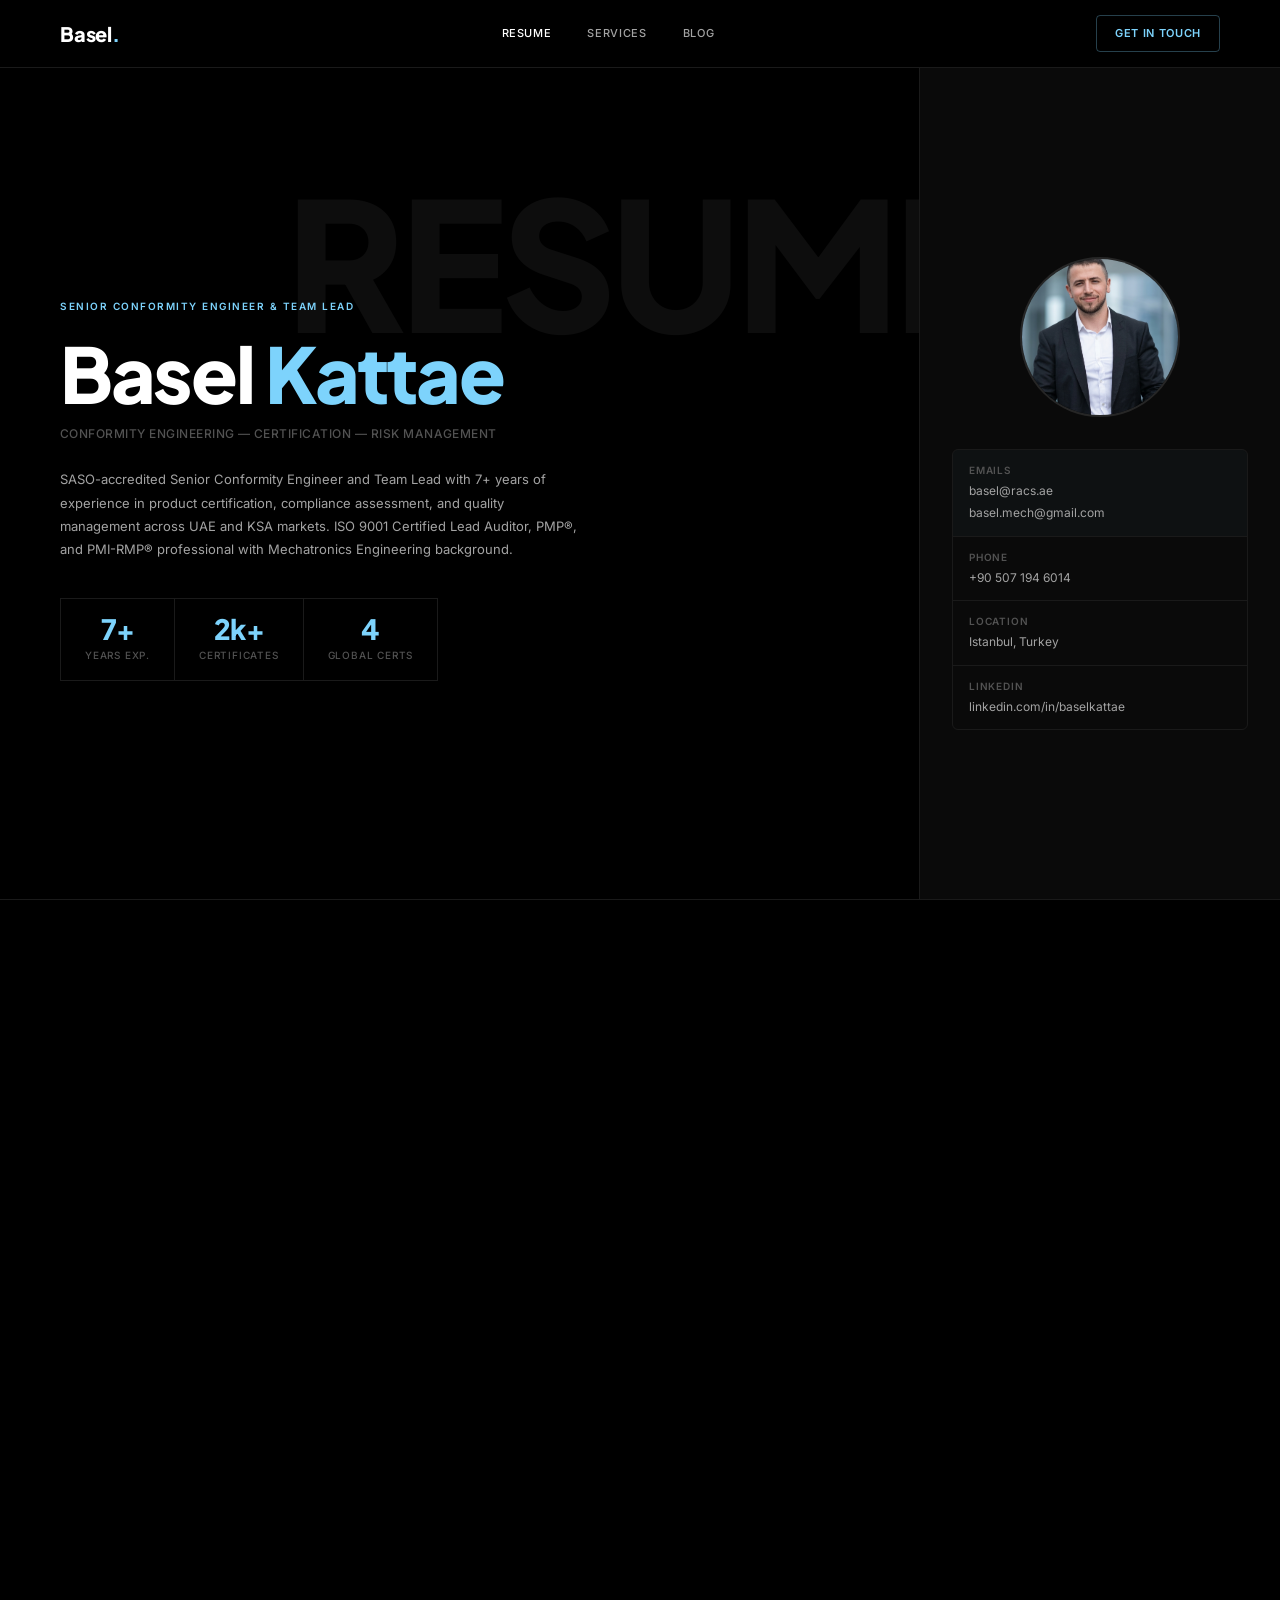
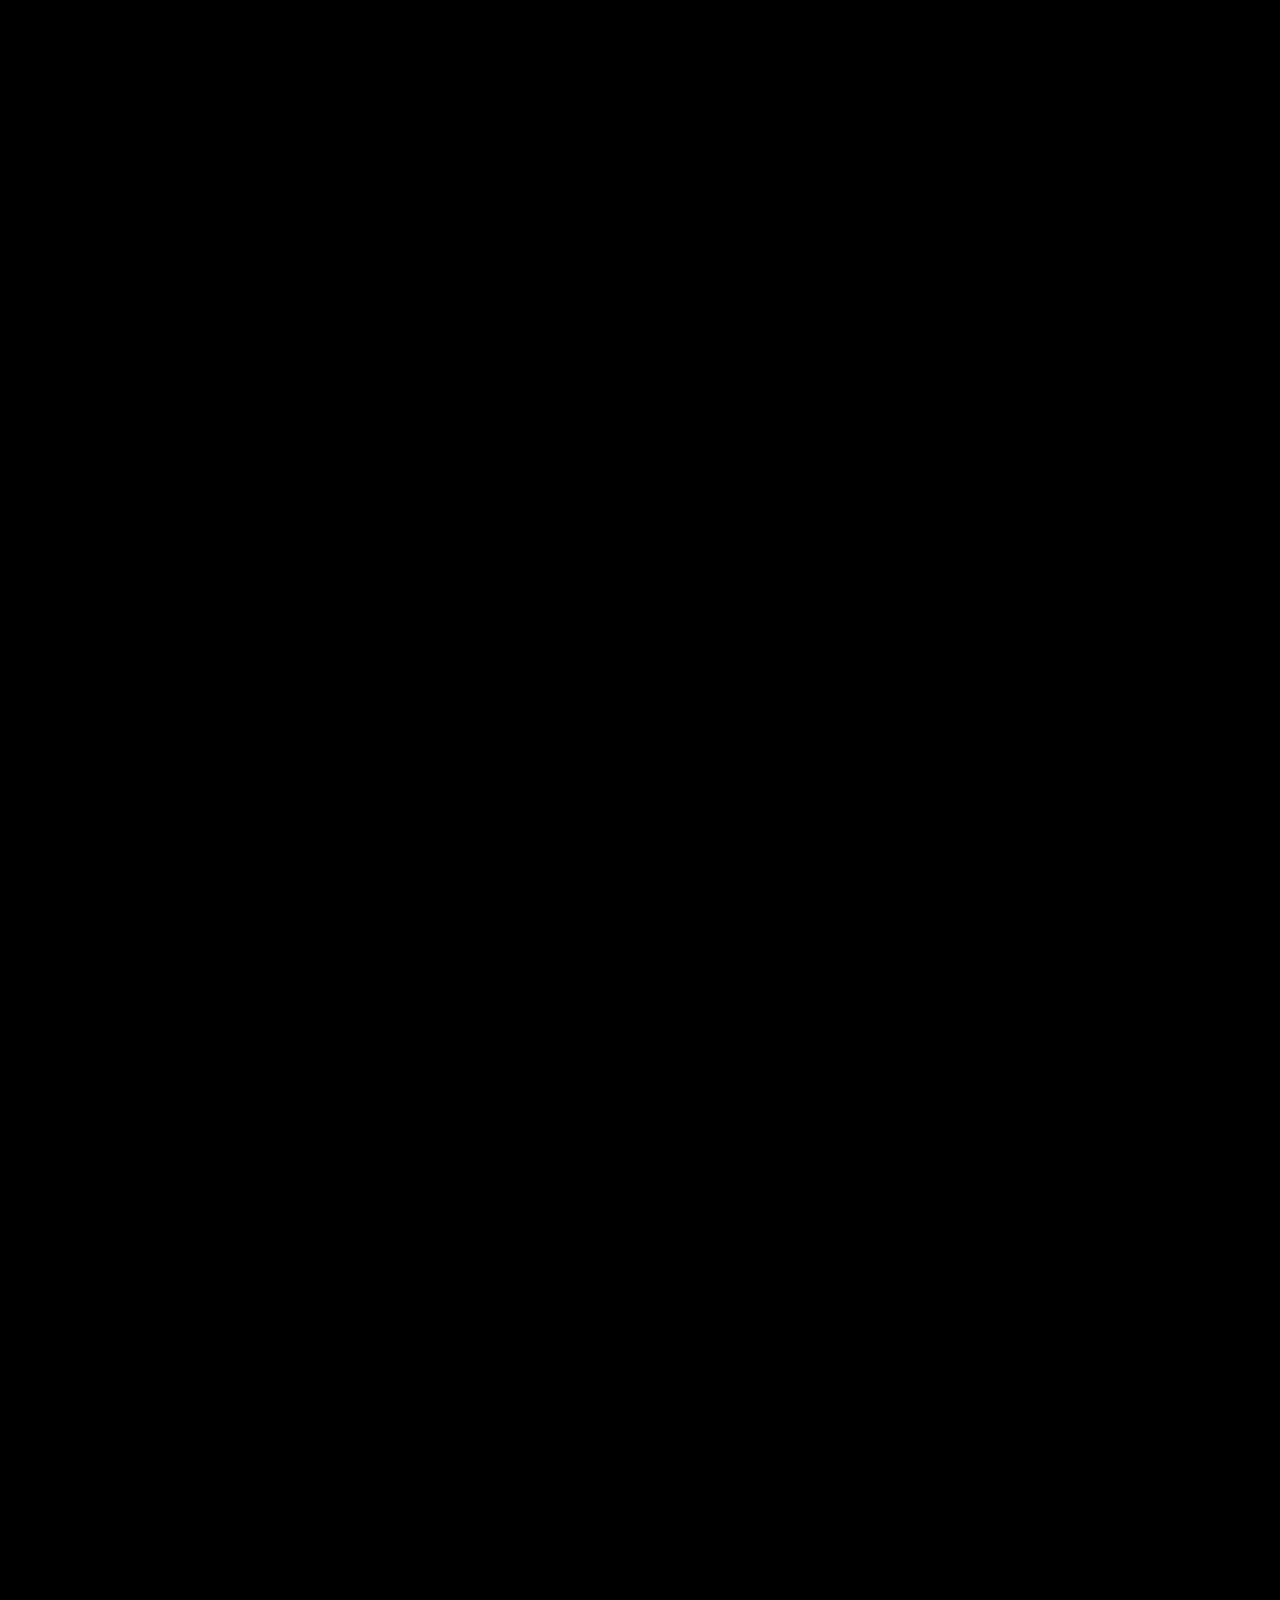
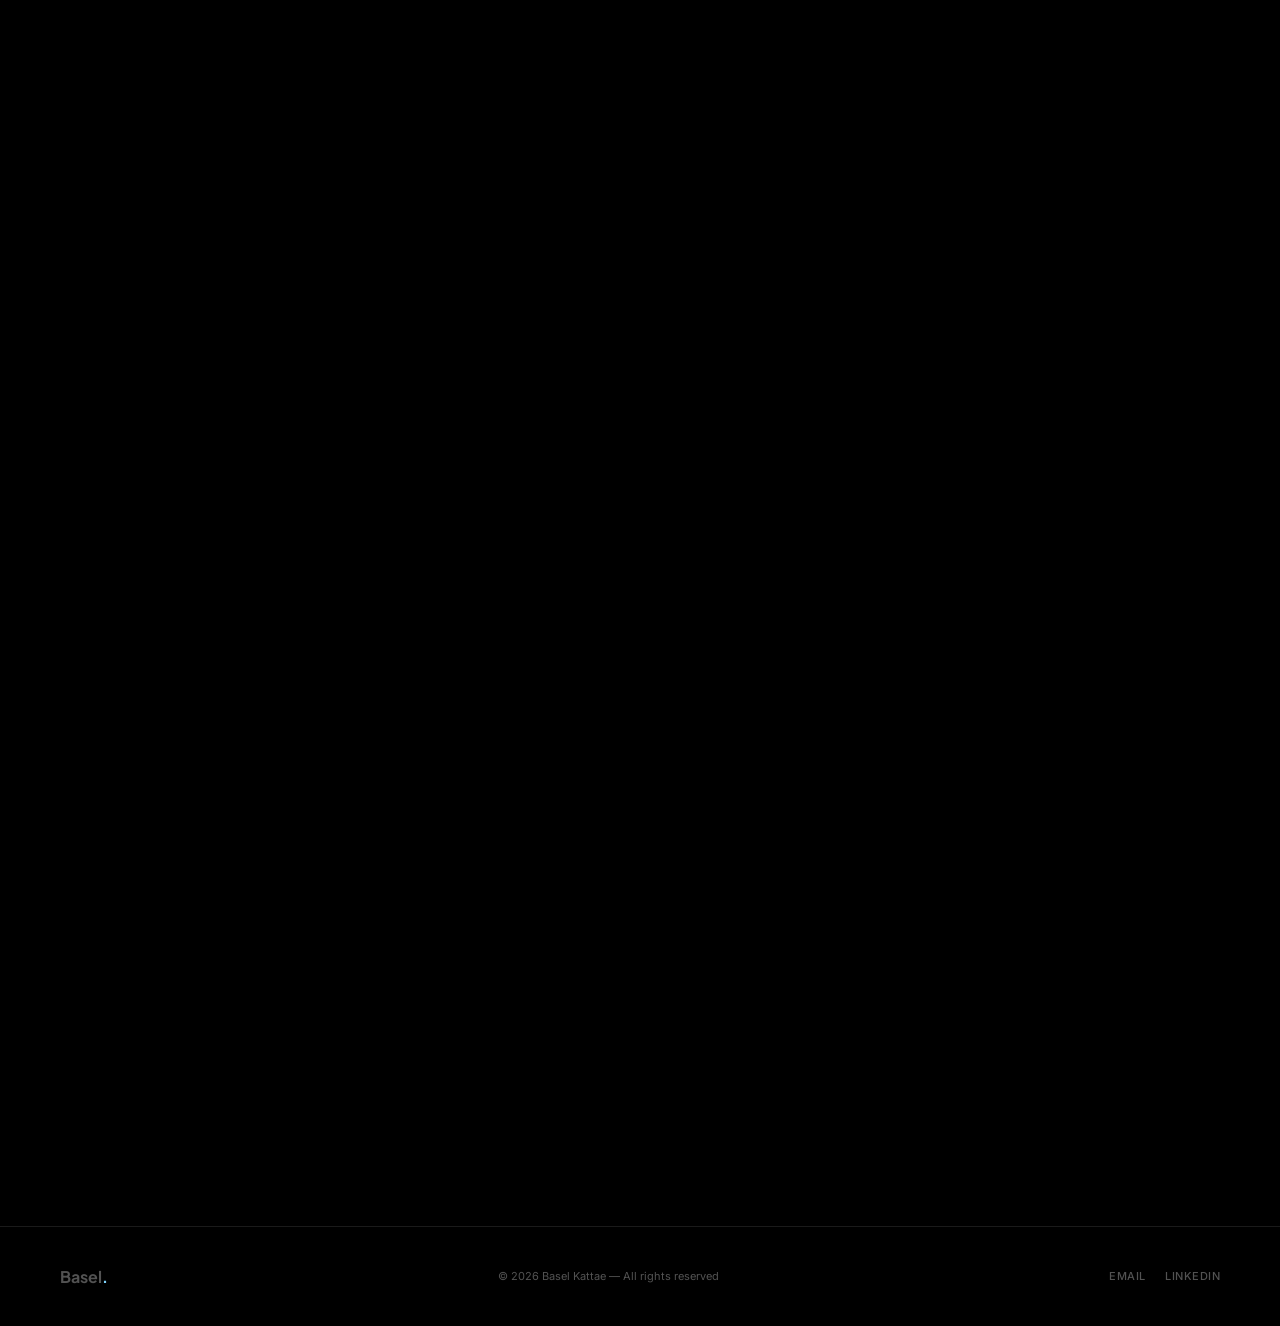
<file: index.html>
<!DOCTYPE html>
<html>
  <head>
    <meta http-equiv="refresh" content="0; url=Resume.html" />

    <!-- Cloudflare Web Analytics -->
  <script defer src='https://static.cloudflareinsights.com/beacon.min.js'
  data-cf-beacon='{"token": "c8a193c544f24c5ebd92c3504b246642"}'></script>
  <!-- End Cloudflare Web Analytics -->
    
  </head>
</html>
</file>
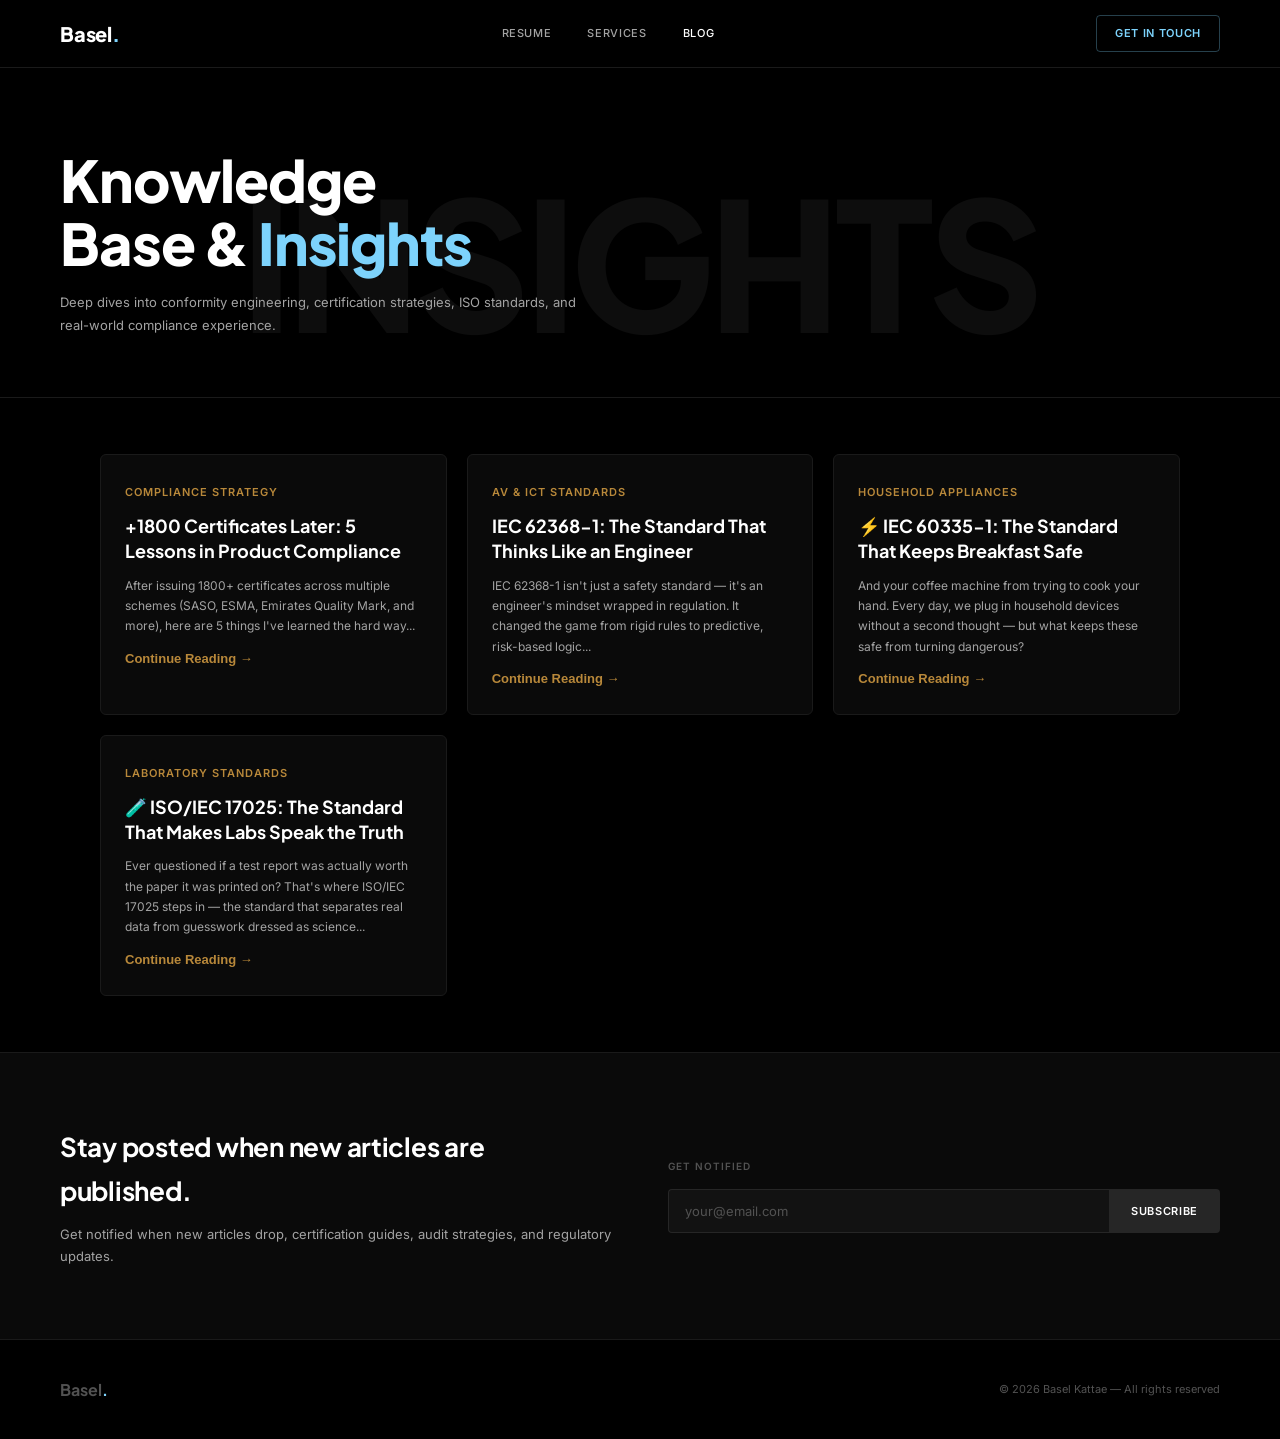
<file: blog.html>
<!DOCTYPE html>
<html lang="en">
<head>
<meta charset="UTF-8">
<meta name="viewport" content="width=device-width, initial-scale=1.0">
<title>Blog — Basel Kattae</title>
<link rel="preconnect" href="https://fonts.googleapis.com">
<link rel="preconnect" href="https://fonts.gstatic.com" crossorigin>
<link href="https://fonts.googleapis.com/css2?family=Inter:wght@300;400;500;600&family=Plus+Jakarta+Sans:wght@500;600;700;800&display=swap" rel="stylesheet">
<link rel="stylesheet" href="style.css">

  <!-- Cloudflare Web Analytics -->
  <script defer src='https://static.cloudflareinsights.com/beacon.min.js'
  data-cf-beacon='{"token": "c8a193c544f24c5ebd92c3504b246642"}'></script>
  <!-- End Cloudflare Web Analytics -->
  
</head>
<body>

<!-- ── NAV ── -->
<nav>
  <a class="nav-logo" href="Resume.html">Basel<span>.</span></a>
  <div class="nav-links">
    <a class="nav-btn" href="Resume.html">Resume</a>
    <a class="nav-btn" href="services.html">Services</a>
    <a class="nav-btn active" href="blog.html">Blog</a>
  </div>
  <a class="nav-cta" href="mailto:basel.mech@gmail.com">Get in Touch</a>
</nav>

<!-- ── HERO ── -->
<div class="watermark-container">
  <div class="page-watermark">Insights</div>

  <div class="blog-hero scroll-reveal">
    <h1>Knowledge<br>Base &amp; <em>Insights</em></h1>
    <p>Deep dives into conformity engineering, certification strategies, ISO standards, and real-world compliance experience.</p>
  </div>
</div>

<!-- ── BLOG GRID ── -->
<div class="blog-grid">

  <!-- Post 1 -->
  <div class="project-card blog-card-clickable scroll-reveal" onclick="openModal('post1')">
    <span style="font-size: 11px; color: var(--gold); letter-spacing: 1px; text-transform: uppercase; font-weight: 600;">Compliance Strategy</span>
    <div class="project-name" style="margin: 10px 0 12px; font-size: 18px; line-height: 1.4;">+1800 Certificates Later: 5 Lessons in Product Compliance</div>
    <p class="project-desc">After issuing 1800+ certificates across multiple schemes (SASO, ESMA, Emirates Quality Mark, and more), here are 5 things I've learned the hard way...</p>
    <button class="read-more-btn">Continue Reading →</button>
  </div>

  <!-- Post 2 -->
  <div class="project-card blog-card-clickable scroll-reveal delay-1" onclick="openModal('post2')">
    <span style="font-size: 11px; color: var(--gold); letter-spacing: 1px; text-transform: uppercase; font-weight: 600;">AV &amp; ICT Standards</span>
    <div class="project-name" style="margin: 10px 0 12px; font-size: 18px; line-height: 1.4;">IEC 62368-1: The Standard That Thinks Like an Engineer</div>
    <p class="project-desc">IEC 62368-1 isn't just a safety standard — it's an engineer's mindset wrapped in regulation. It changed the game from rigid rules to predictive, risk-based logic...</p>
    <button class="read-more-btn">Continue Reading →</button>
  </div>

  <!-- Post 3 -->
  <div class="project-card blog-card-clickable scroll-reveal delay-2" onclick="openModal('post3')">
    <span style="font-size: 11px; color: var(--gold); letter-spacing: 1px; text-transform: uppercase; font-weight: 600;">Household Appliances</span>
    <div class="project-name" style="margin: 10px 0 12px; font-size: 18px; line-height: 1.4;">⚡ IEC 60335-1: The Standard That Keeps Breakfast Safe</div>
    <p class="project-desc">And your coffee machine from trying to cook your hand. Every day, we plug in household devices without a second thought — but what keeps these safe from turning dangerous?</p>
    <button class="read-more-btn">Continue Reading →</button>
  </div>

  <!-- Post 4 -->
  <div class="project-card blog-card-clickable scroll-reveal" onclick="openModal('post4')">
    <span style="font-size: 11px; color: var(--gold); letter-spacing: 1px; text-transform: uppercase; font-weight: 600;">Laboratory Standards</span>
    <div class="project-name" style="margin: 10px 0 12px; font-size: 18px; line-height: 1.4;">🧪 ISO/IEC 17025: The Standard That Makes Labs Speak the Truth</div>
    <p class="project-desc">Ever questioned if a test report was actually worth the paper it was printed on? That's where ISO/IEC 17025 steps in — the standard that separates real data from guesswork dressed as science...</p>
    <button class="read-more-btn">Continue Reading →</button>
  </div>

</div>

<!-- ── NEWSLETTER ── -->
<div class="blog-newsletter scroll-reveal">
  <div>
    <div class="newsletter-title">Stay posted when new articles are published.</div>
    <p class="newsletter-sub">Get notified when new articles drop, certification guides, audit strategies, and regulatory updates.</p>
  </div>
  <div>
    <div class="newsletter-heading-mini">Get Notified</div>
    <div class="newsletter-form" id="newsletterForm">
      <input class="newsletter-input" type="email" name="email" placeholder="your@email.com" id="newsletterEmail" required>
      <button class="newsletter-submit" type="button" onclick="handleSubscribe()">Subscribe</button>
    </div>
    <div id="subscribe-msg" class="newsletter-success-msg"></div>
  </div>
</div>

<!-- ── BLOG POST MODAL ── -->
<div class="modal-overlay" id="blogModal" onclick="closeModal(event)">
  <div class="modal-box" onclick="event.stopPropagation()">
    <button class="modal-close-btn" onclick="closeModal(null, true)">&times;</button>
    <div id="modalTag" class="blog-modal-tag"></div>
    <h2 id="modalTitle" class="blog-modal-title"></h2>
    <div id="modalBody" class="blog-modal-body"></div>
  </div>
</div>

<!-- ── FOOTER ── -->
<footer>
  <div class="footer-name">Basel<span>.</span></div>
  <div class="footer-copy">© 2026 Basel Kattae — All rights reserved</div>
</footer>

<script>
  // ── Post content data ──
  const posts = {
    post1: {
      tag: 'Compliance Strategy',
      title: '+1800 Certificates Later: 5 Lessons in Product Compliance',
      body: `
        <p>After issuing 1800+ certificates across multiple schemes (SASO, ESMA, Emirates Quality Mark, and more), here are 5 things I've learned the hard way:</p>
        <ul>
          <li><strong>Documentation is your first product</strong> — If it's not clear, complete, and compliant, your product won't cross borders.</li>
          <li><strong>Testing ≠ certification</strong> — Many think a passed lab report means approval. Wrong. Standards ≠ stickers.</li>
          <li><strong>International standards are not optional</strong> — They're your ticket to global markets. Ignore them, and the gates close.</li>
          <li><strong>Product design matters</strong> — Even brilliant tech fails certification if safety isn't considered early.</li>
          <li><strong>Engineers who write like lawyers are unstoppable</strong> — Clarity in technical files is gold. Train for it.</li>
        </ul>
        <p>The devil is in the details — and so is compliance.</p>
        <p>I'm always happy to chat about conformity assessment, audits, or how to make your certification process smoother.</p>
        <p>Don't hesitate to contact us at RACS. We are always happy to assist you throughout your compliance journey.</p>
        <p>Check our website to see what services we provide at <a href="https://www.racs-me.com/" target="_blank"><strong>www.racs-me.com</strong></a></p>
      `
    },
    post2: {
      tag: 'AV & ICT Standards',
      title: 'IEC 62368-1: The Standard That Thinks Like an Engineer',
      body: `
        <p>IEC 62368-1 isn't just a safety standard. It's an engineer's mindset wrapped in regulation.</p>
        <p>Most people think it's just another dry update to IEC 60950 or 60065. But 62368-1 changed the game. Instead of just prescribing rules, it asks:</p>
        <ul>
          <li>🔌 What are the energy sources involved?</li>
          <li>🧠 What are the safeguards?</li>
          <li>🛡️ What happens if those safeguards fail?</li>
        </ul>
        <p>It's risk-based. Predictive. Smarter.</p>
        <p>For example: it classifies energy sources into Class 1, 2, or 3 (safe to dangerous). It demands solid barriers, not just stickers, for protection. It looks at pain, injury, and fire as quantifiable, preventable outcomes.</p>
        <p>And if you work in mobile phones, chargers, or consumer electronics — this standard decides your product's ticket to the Gulf, EU, and beyond. It's safety engineering with purpose.</p>
        <p>Have questions about your product's readiness for IEC 62368-1? Happy to talk — and always check our services at <a href="https://www.racs-me.com/" target="_blank"><strong>www.racs-me.com</strong></a></p>
      `
    },
    post3: {
      tag: 'Household Appliances',
      title: '⚡ IEC 60335-1: The Standard That Keeps Breakfast Safe',
      body: `
        <p>And your coffee machine from trying to cook your hand. 🫡</p>
        <p>Every day, we plug in devices at home without a second thought — microwaves, kettles, air fryers, chargers. But what keeps these friendly appliances from turning into tiny electric dangers?</p>
        <p><strong>⚙️ IEC 60335-1</strong> is the global safety blueprint for electrical appliances used in households and similar locations. It answers questions like:</p>
        <ul>
          <li>🔥 How hot can the housing of a kettle get before it's dangerous?</li>
          <li>🔌 Will a toaster survive a voltage spike without catching fire?</li>
          <li>👶 Can a curious kid poke something into a vent and not end up hurt?</li>
        </ul>
        <p>It covers electrical insulation and leakage current, heating tests (some parts are tested up to +150°C under stress), mechanical stability and drop tests, and abnormal operation safety — because yes, people will operate a blender with no load. 🤦‍♂️</p>
        <p>And here's the twist: even the best-designed product can fail certification if it doesn't meet 60335-1 under lab conditions. That's why manufacturers aiming for SASO, ESMA, or G-Mark compliance must nail this standard first — because it's the foundation of household product safety.</p>
        <p>As a conformity engineer reviewing files every day — IEC 60335-1 isn't optional. It's the line between safety and liability.</p>
        <p>If your household product is headed for the Gulf, don't guess your way through this. Let's talk before customs does. Contact us at <a href="https://www.racs-me.com/" target="_blank"><strong>www.racs-me.com</strong></a></p>
      `
    },
    post4: {
      tag: 'Laboratory Standards',
      title: '🧪 ISO/IEC 17025: The Standard That Makes Labs Speak the Truth',
      body: `
        <p>Ever questioned if a test report was actually worth the paper it was printed on?</p>
        <p>That's where ISO/IEC 17025 steps in and states what we need to know. It's the international standard that says:</p>
        <ul>
          <li>🧪 <strong>"Yes, this lab can actually test what it claims."</strong></li>
          <li>📏 <strong>"Yes, the measurements are traceable to international units."</strong></li>
          <li>🔍 <strong>"Yes, the results are valid — not guesswork dressed as science."</strong></li>
        </ul>
        <p>It covers everything that matters in a lab:</p>
        <ul>
          <li>Technical competence</li>
          <li>Method validation</li>
          <li>Equipment calibration</li>
          <li>Personnel training</li>
          <li>Uncertainty measurement</li>
        </ul>
        <p>So next time you see a lab test without ISO/IEC 17025 accreditation? 👀 That's a red flag waving in HD.</p>
        <p>And guess what? Many SASO/SABER product approvals and GSO certificates won't even look at your test report unless the lab is 17025-accredited. Because in the world of compliance, we don't just want data — we want data we can defend.</p>
        <p>If you need any help knowing which lab is accredited, or navigating which test reports will actually hold up at customs — contact us at <a href="https://www.racs-me.com/" target="_blank"><strong>www.racs-me.com</strong></a></p>
      `
    }
  };

  // ── Modal open/close ──
  function openModal(id) {
    const data = posts[id];
    if (!data) return;
    document.getElementById('modalTag').textContent   = data.tag;
    document.getElementById('modalTitle').textContent = data.title;
    document.getElementById('modalBody').innerHTML    = data.body;
    document.getElementById('blogModal').classList.add('active');
    document.body.style.overflow = 'hidden';
  }

  function closeModal(event, force = false) {
    if (force || (event && event.target.id === 'blogModal')) {
      document.getElementById('blogModal').classList.remove('active');
      document.body.style.overflow = '';
    }
  }

  // Close on Escape key
  document.addEventListener('keydown', e => {
    if (e.key === 'Escape') closeModal(null, true);
  });

  // ── Newsletter (Formspree) ──
  // Replace YOUR_FORMSPREE_ID with your actual ID from formspree.io
  const FORMSPREE_ID = 'xlgvvzga';

  async function handleSubscribe() {
    const input = document.getElementById('newsletterEmail');
    const msg   = document.getElementById('subscribe-msg');
    const btn   = document.querySelector('.newsletter-submit');

    if (!input.value || !input.value.includes('@')) {
      msg.style.color   = '#f87171';
      msg.style.display = 'block';
      msg.textContent   = '✕ Please enter a valid email address.';
      return;
    }

    btn.textContent  = 'Sending…';
    btn.disabled     = true;

    try {
      const res = await fetch(`https://formspree.io/f/${FORMSPREE_ID}`, {
        method:  'POST',
        headers: { 'Accept': 'application/json', 'Content-Type': 'application/json' },
        body:    JSON.stringify({ email: input.value, _subject: 'New Blog Subscriber' })
      });

      if (res.ok) {
        msg.style.color   = 'var(--accent)';
        msg.style.display = 'block';
        msg.textContent   = '✓ You\'re on the list — articles coming soon!';
        input.value       = '';
        setTimeout(() => msg.style.display = 'none', 5000);
      } else {
        throw new Error('Server error');
      }
    } catch {
      msg.style.color   = '#f87171';
      msg.style.display = 'block';
      msg.textContent   = '✕ Something went wrong. Try again or email me directly.';
    }

    btn.textContent = 'Subscribe';
    btn.disabled    = false;
  }

  // ── Scroll reveal ──
  const observer = new IntersectionObserver((entries) => {
    entries.forEach(e => { if (e.isIntersecting) e.target.classList.add('visible'); });
  }, { threshold: 0.05, rootMargin: '0px 0px -40px 0px' });
  document.querySelectorAll('.scroll-reveal').forEach(el => observer.observe(el));
</script>

</body>
</html>
</file>
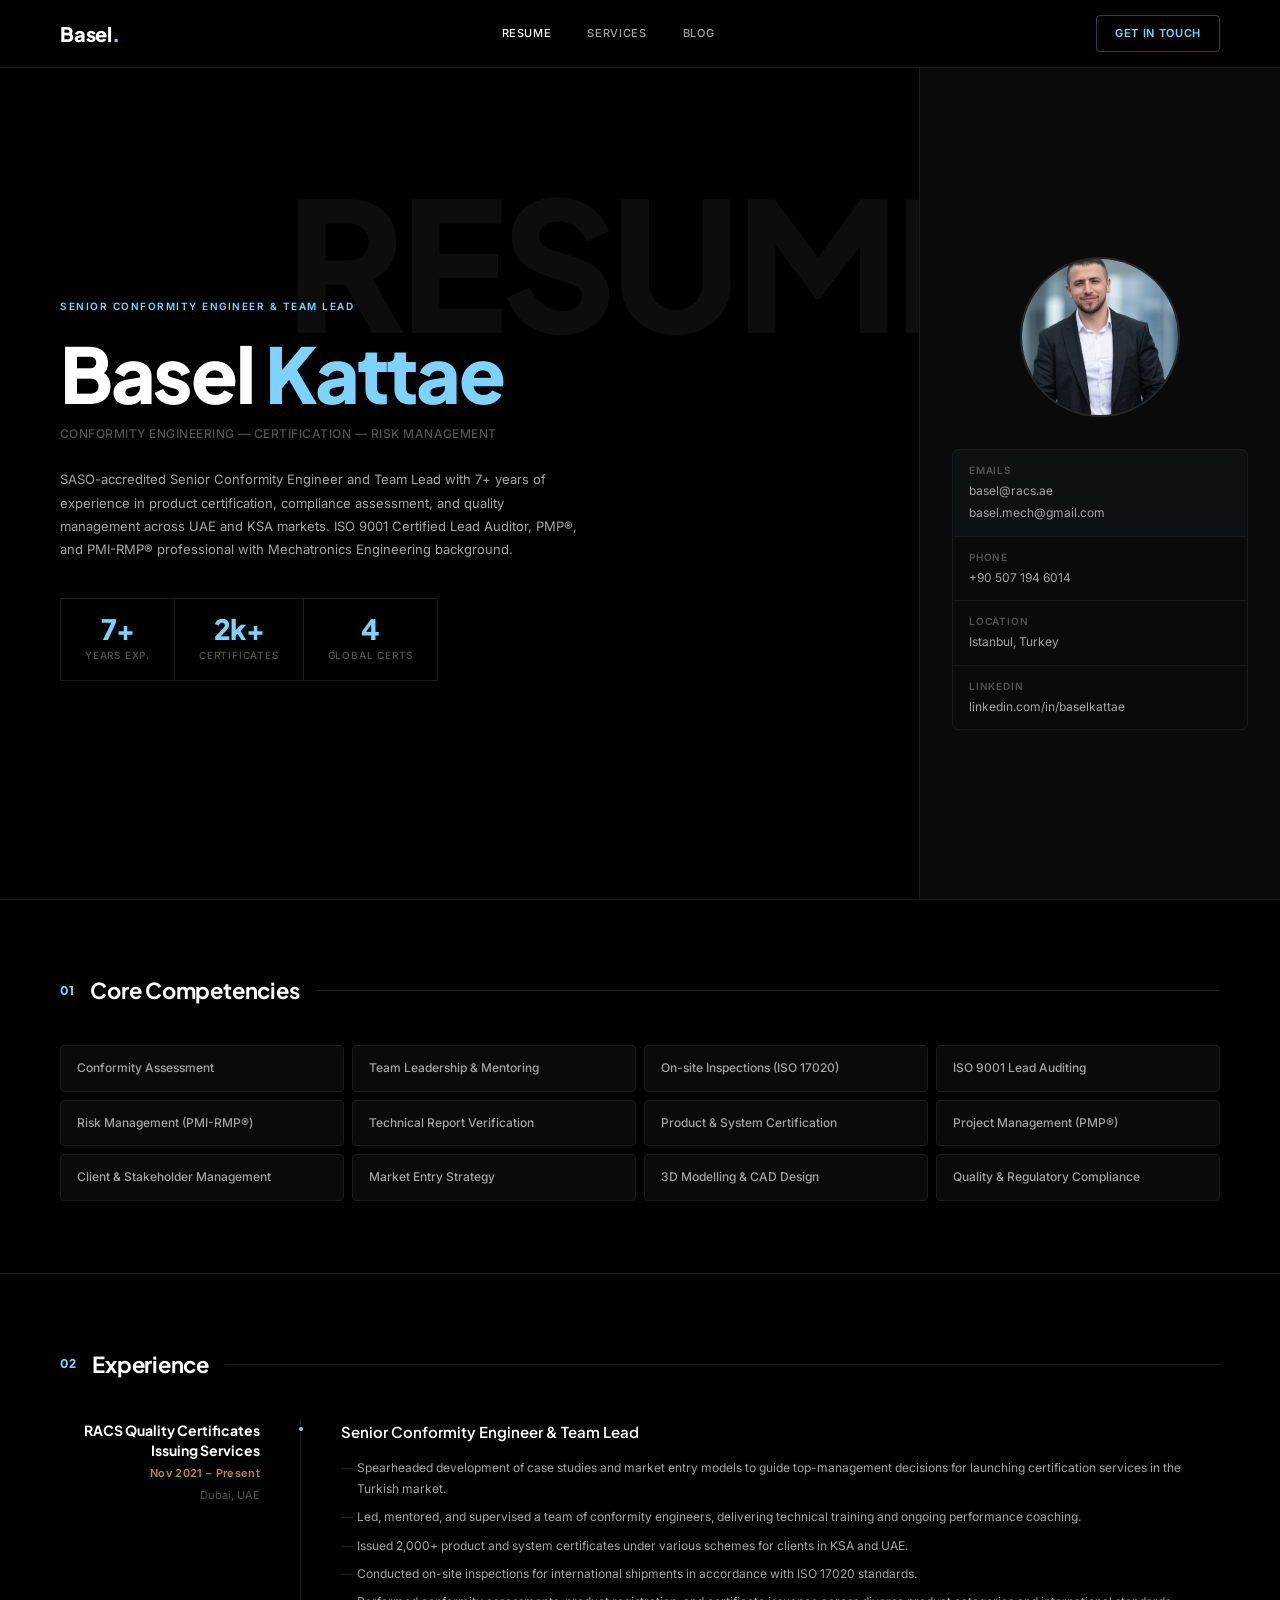
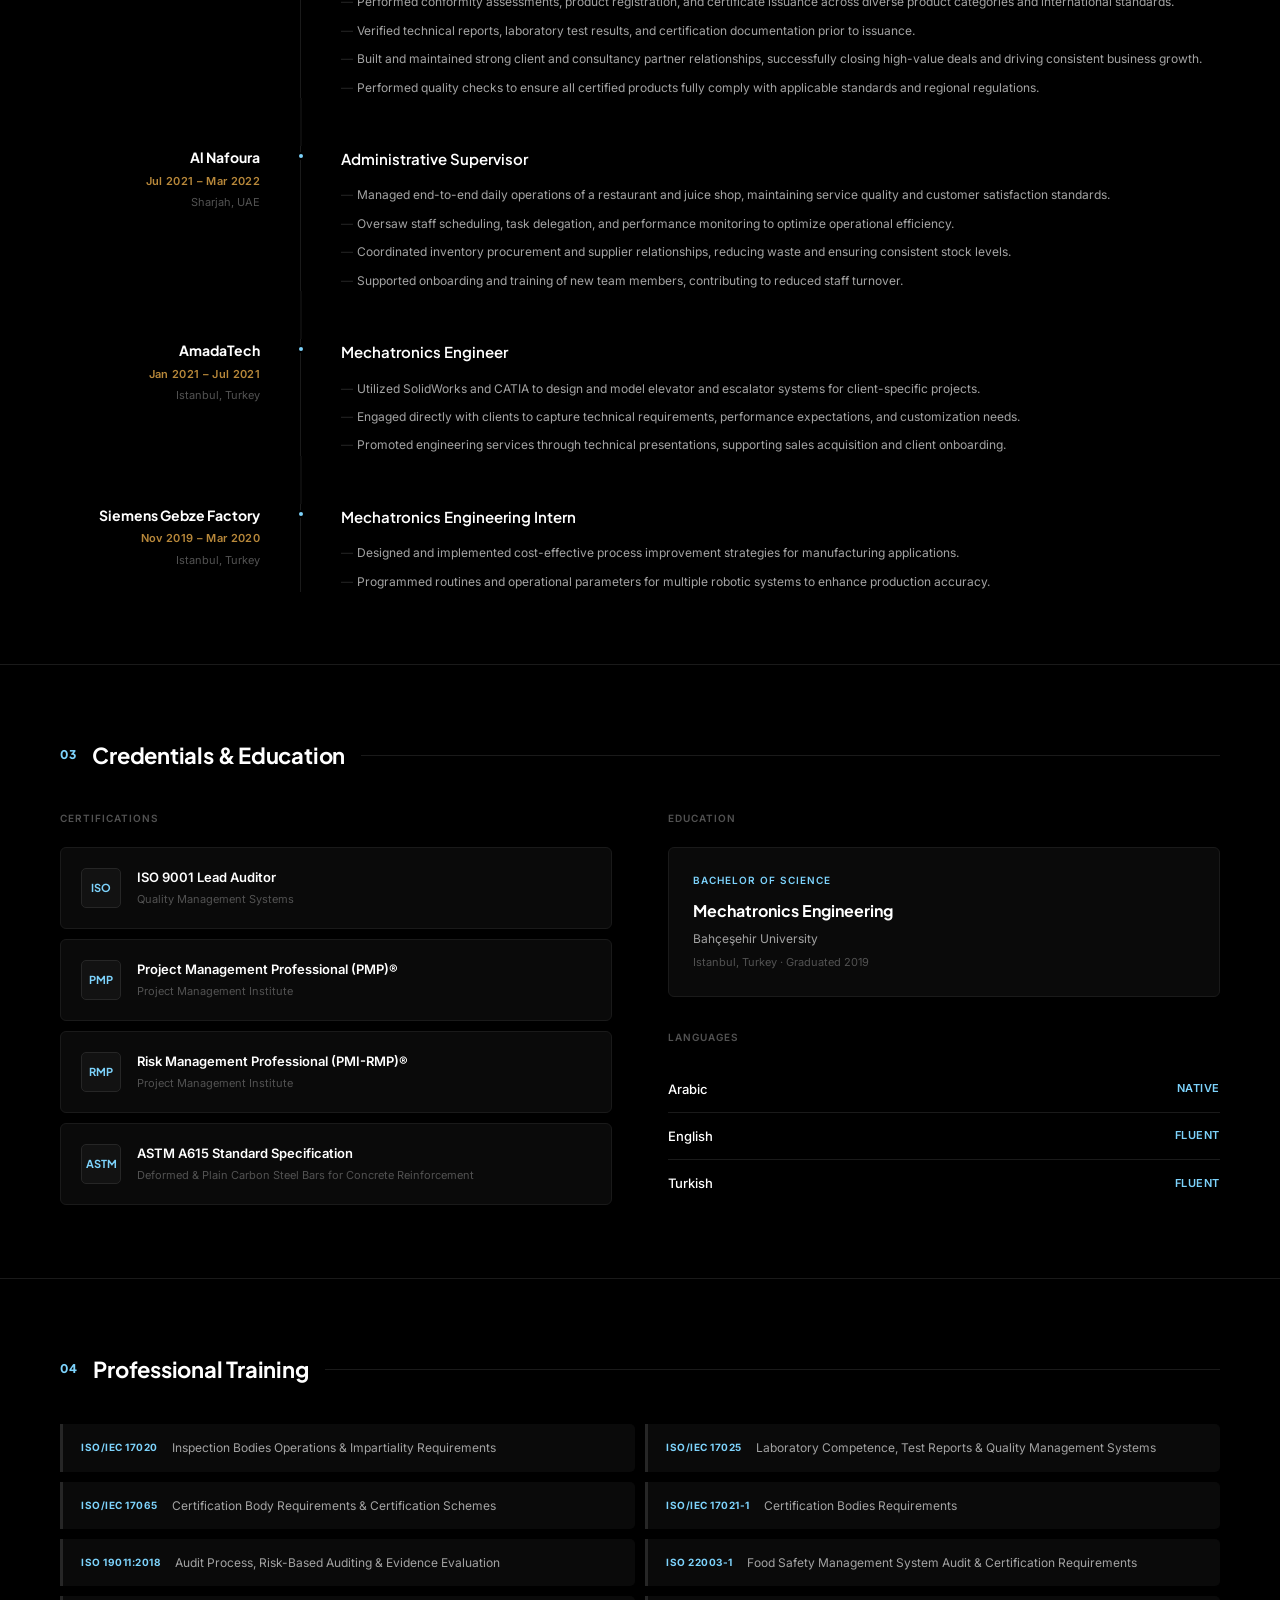
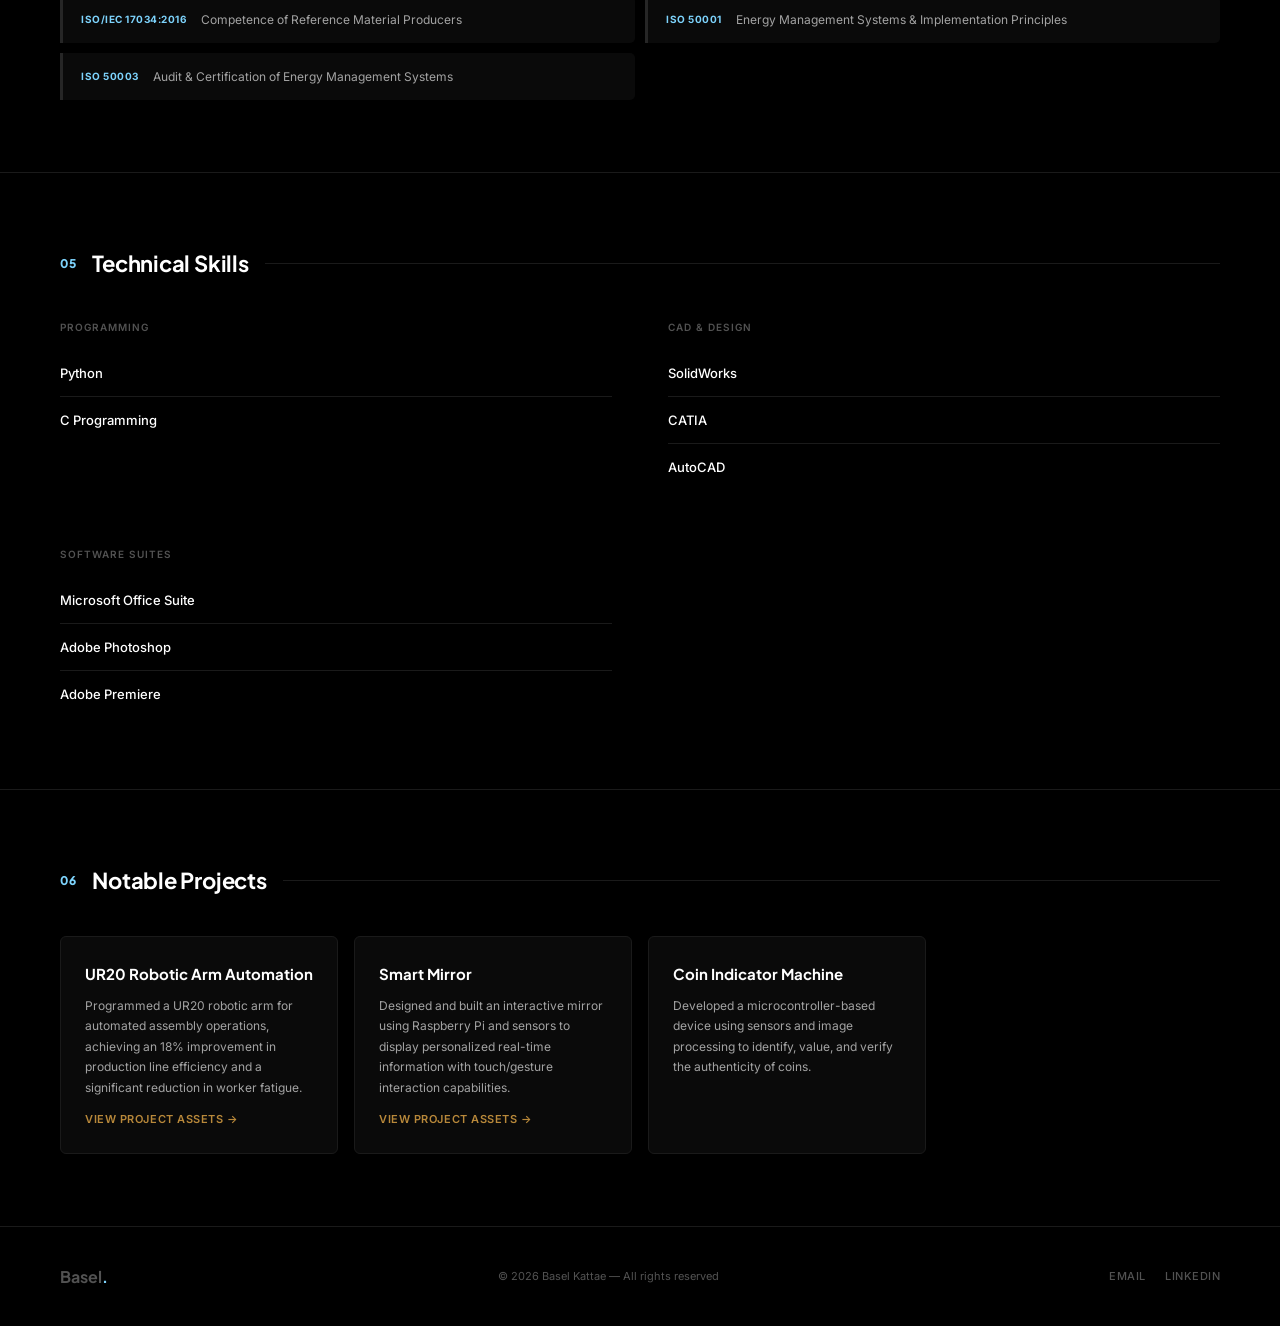
<file: Resume.html>
<!DOCTYPE html>
<html lang="en">
<head>
<meta charset="UTF-8">
<meta name="viewport" content="width=device-width, initial-scale=1.0">
<title>Basel Kattae — Senior Conformity Engineer</title>
<link rel="preconnect" href="https://fonts.googleapis.com">
<link rel="preconnect" href="https://fonts.gstatic.com" crossorigin>
<link href="https://fonts.googleapis.com/css2?family=Inter:wght@300;400;500;600&family=Plus+Jakarta+Sans:wght@500;600;700;800&display=swap" rel="stylesheet">
<link rel="stylesheet" href="style.css">

  <!-- Cloudflare Web Analytics -->
  <script defer src='https://static.cloudflareinsights.com/beacon.min.js'
  data-cf-beacon='{"token": "c8a193c544f24c5ebd92c3504b246642"}'></script>
  <!-- End Cloudflare Web Analytics -->
  
</head>
<body>

<!-- ── NAV ── -->
<nav>
  <a class="nav-logo" href="Resume.html">Basel<span>.</span></a>
  <div class="nav-links">
    <a class="nav-btn active" href="Resume.html">Resume</a>
    <a class="nav-btn" href="services.html">Services</a>
    <a class="nav-btn" href="blog.html">Blog</a>
  </div>
  <a class="nav-cta" href="mailto:basel.mech@gmail.com">Get in Touch</a>
</nav>

<!-- ── HERO ── -->
<div class="watermark-container">
  <div class="page-watermark">Resume</div>

  <div class="hero">
    <!-- Left: Bio -->
    <div class="hero-left scroll-reveal">
      <div class="hero-tag">Senior Conformity Engineer &amp; Team Lead</div>
      <h1 class="hero-name">Basel <em>Kattae</em></h1>
      <p class="hero-title">Conformity Engineering — Certification — Risk Management</p>
      <p class="hero-summary">
        SASO-accredited Senior Conformity Engineer and Team Lead with 7+ years of experience in product certification, compliance assessment, and quality management across UAE and KSA markets. ISO 9001 Certified Lead Auditor, PMP®, and PMI-RMP® professional with Mechatronics Engineering background.
      </p>
      <div class="hero-stats">
        <div class="stat"><div class="stat-num">7+</div><div class="stat-label">Years Exp.</div></div>
        <div class="stat"><div class="stat-num">2k+</div><div class="stat-label">Certificates</div></div>
        <div class="stat"><div class="stat-num">4</div><div class="stat-label">Global Certs</div></div>
      </div>
    </div>

    <!-- Right: Photo + Contact -->
    <div class="hero-right scroll-reveal delay-1">
      <div class="photo-frame">
        <img src="Images/Formal Pic.png" alt="Basel Kattae">
      </div>
      <div class="contact-grid">
        <div class="contact-item email-box">
          <span class="contact-label">Emails</span>
          <span class="contact-val">basel@racs.ae</span>
          <span class="contact-val">basel.mech@gmail.com</span>
        </div>
        <div class="contact-item">
          <span class="contact-label">Phone</span>
          <span class="contact-val">+90 507 194 6014</span>
        </div>
        <div class="contact-item">
          <span class="contact-label">Location</span>
          <span class="contact-val">Istanbul, Turkey</span>
        </div>
        <div class="contact-item">
          <span class="contact-label">LinkedIn</span>
          <span class="contact-val">linkedin.com/in/baselkattae</span>
        </div>
      </div>
    </div>
  </div>
</div>

<!-- ── 01 CORE COMPETENCIES ── -->
<div class="section scroll-reveal">
  <div class="section-header">
    <span class="section-num">01</span>
    <h2 class="section-title">Core Competencies</h2>
    <div class="section-line"></div>
  </div>
  <div class="skills-grid">
    <div class="skill-item">Conformity Assessment</div>
    <div class="skill-item">Team Leadership &amp; Mentoring</div>
    <div class="skill-item">On-site Inspections (ISO 17020)</div>
    <div class="skill-item">ISO 9001 Lead Auditing</div>
    <div class="skill-item">Risk Management (PMI-RMP®)</div>
    <div class="skill-item">Technical Report Verification</div>
    <div class="skill-item">Product &amp; System Certification</div>
    <div class="skill-item">Project Management (PMP®)</div>
    <div class="skill-item">Client &amp; Stakeholder Management</div>
    <div class="skill-item">Market Entry Strategy</div>
    <div class="skill-item">3D Modelling &amp; CAD Design</div>
    <div class="skill-item">Quality &amp; Regulatory Compliance</div>
  </div>
</div>

<!-- ── 02 EXPERIENCE ── -->
<div class="section scroll-reveal">
  <div class="section-header">
    <span class="section-num">02</span>
    <h2 class="section-title">Experience</h2>
    <div class="section-line"></div>
  </div>
  <div class="timeline">

    <div class="timeline-item scroll-reveal">
      <div class="timeline-date">
        <div class="timeline-company">RACS Quality Certificates Issuing Services</div>
        <div class="timeline-date-range">Nov 2021 – Present</div>
        <div class="timeline-location">Dubai, UAE</div>
      </div>
      <div class="timeline-divider"><div class="timeline-dot"></div></div>
      <div class="timeline-content">
        <div class="timeline-role">Senior Conformity Engineer &amp; Team Lead</div>
        <ul class="timeline-bullets">
          <li>Spearheaded development of case studies and market entry models to guide top-management decisions for launching certification services in the Turkish market.</li>
          <li>Led, mentored, and supervised a team of conformity engineers, delivering technical training and ongoing performance coaching.</li>
          <li>Issued 2,000+ product and system certificates under various schemes for clients in KSA and UAE.</li>
          <li>Conducted on-site inspections for international shipments in accordance with ISO 17020 standards.</li>
          <li>Performed conformity assessments, product registration, and certificate issuance across diverse product categories and international standards.</li>
          <li>Verified technical reports, laboratory test results, and certification documentation prior to issuance.</li>
          <li>Built and maintained strong client and consultancy partner relationships, successfully closing high-value deals and driving consistent business growth.</li>
          <li>Performed quality checks to ensure all certified products fully comply with applicable standards and regional regulations.</li>
        </ul>
      </div>
    </div>

    <div class="timeline-item scroll-reveal">
      <div class="timeline-date">
        <div class="timeline-company">Al Nafoura</div>
        <div class="timeline-date-range">Jul 2021 – Mar 2022</div>
        <div class="timeline-location">Sharjah, UAE</div>
      </div>
      <div class="timeline-divider"><div class="timeline-dot"></div></div>
      <div class="timeline-content">
        <div class="timeline-role">Administrative Supervisor</div>
        <ul class="timeline-bullets">
          <li>Managed end-to-end daily operations of a restaurant and juice shop, maintaining service quality and customer satisfaction standards.</li>
          <li>Oversaw staff scheduling, task delegation, and performance monitoring to optimize operational efficiency.</li>
          <li>Coordinated inventory procurement and supplier relationships, reducing waste and ensuring consistent stock levels.</li>
          <li>Supported onboarding and training of new team members, contributing to reduced staff turnover.</li>
        </ul>
      </div>
    </div>

    <div class="timeline-item scroll-reveal">
      <div class="timeline-date">
        <div class="timeline-company">AmadaTech</div>
        <div class="timeline-date-range">Jan 2021 – Jul 2021</div>
        <div class="timeline-location">Istanbul, Turkey</div>
      </div>
      <div class="timeline-divider"><div class="timeline-dot"></div></div>
      <div class="timeline-content">
        <div class="timeline-role">Mechatronics Engineer</div>
        <ul class="timeline-bullets">
          <li>Utilized SolidWorks and CATIA to design and model elevator and escalator systems for client-specific projects.</li>
          <li>Engaged directly with clients to capture technical requirements, performance expectations, and customization needs.</li>
          <li>Promoted engineering services through technical presentations, supporting sales acquisition and client onboarding.</li>
        </ul>
      </div>
    </div>

    <div class="timeline-item scroll-reveal">
      <div class="timeline-date">
        <div class="timeline-company">Siemens Gebze Factory</div>
        <div class="timeline-date-range">Nov 2019 – Mar 2020</div>
        <div class="timeline-location">Istanbul, Turkey</div>
      </div>
      <div class="timeline-divider"><div class="timeline-dot"></div></div>
      <div class="timeline-content">
        <div class="timeline-role">Mechatronics Engineering Intern</div>
        <ul class="timeline-bullets">
          <li>Designed and implemented cost-effective process improvement strategies for manufacturing applications.</li>
          <li>Programmed routines and operational parameters for multiple robotic systems to enhance production accuracy.</li>
        </ul>
      </div>
    </div>

  </div>
</div>

<!-- ── 03 CREDENTIALS & EDUCATION ── -->
<div class="section scroll-reveal">
  <div class="section-header">
    <span class="section-num">03</span>
    <h2 class="section-title">Credentials &amp; Education</h2>
    <div class="section-line"></div>
  </div>
  <div class="two-col">
    <div class="scroll-reveal delay-1">
      <div class="skills-heading">Certifications</div>
      <div class="cert-grid" style="grid-template-columns: 1fr; gap: 10px;">
        <div class="cert-card">
          <div class="cert-icon">ISO</div>
          <div>
            <div class="cert-name">ISO 9001 Lead Auditor</div>
            <div class="cert-body">Quality Management Systems</div>
          </div>
        </div>
        <div class="cert-card">
          <div class="cert-icon">PMP</div>
          <div>
            <div class="cert-name">Project Management Professional (PMP)®</div>
            <div class="cert-body">Project Management Institute</div>
          </div>
        </div>
        <div class="cert-card">
          <div class="cert-icon">RMP</div>
          <div>
            <div class="cert-name">Risk Management Professional (PMI-RMP)®</div>
            <div class="cert-body">Project Management Institute</div>
          </div>
        </div>
        <div class="cert-card">
          <div class="cert-icon">ASTM</div>
          <div>
            <div class="cert-name">ASTM A615 Standard Specification</div>
            <div class="cert-body">Deformed &amp; Plain Carbon Steel Bars for Concrete Reinforcement</div>
          </div>
        </div>
      </div>
    </div>

    <div class="scroll-reveal delay-2">
      <div class="skills-heading">Education</div>
      <div class="education-box">
        <div class="education-tag">Bachelor of Science</div>
        <div class="education-degree">Mechatronics Engineering</div>
        <div class="education-school">Bahçeşehir University</div>
        <div class="education-class">Istanbul, Turkey · Graduated 2019</div>
      </div>

      <div class="skills-heading" style="margin-top: 32px;">Languages</div>
      <div class="lang-item">
        <span class="lang-name">Arabic</span>
        <span class="lang-level">Native</span>
      </div>
      <div class="lang-item">
        <span class="lang-name">English</span>
        <span class="lang-level">Fluent</span>
      </div>
      <div class="lang-item" style="border-bottom: none;">
        <span class="lang-name">Turkish</span>
        <span class="lang-level">Fluent</span>
      </div>
    </div>
  </div>
</div>

<!-- ── 04 PROFESSIONAL TRAINING ── -->
<div class="section scroll-reveal">
  <div class="section-header">
    <span class="section-num">04</span>
    <h2 class="section-title">Professional Training</h2>
    <div class="section-line"></div>
  </div>
  <div class="training-grid">
    <div class="training-item scroll-reveal">
      <div class="training-code">ISO/IEC 17020</div>
      <div class="training-name">Inspection Bodies Operations &amp; Impartiality Requirements</div>
    </div>
    <div class="training-item scroll-reveal delay-1">
      <div class="training-code">ISO/IEC 17025</div>
      <div class="training-name">Laboratory Competence, Test Reports &amp; Quality Management Systems</div>
    </div>
    <div class="training-item scroll-reveal">
      <div class="training-code">ISO/IEC 17065</div>
      <div class="training-name">Certification Body Requirements &amp; Certification Schemes</div>
    </div>
    <div class="training-item scroll-reveal delay-1">
      <div class="training-code">ISO/IEC 17021-1</div>
      <div class="training-name">Certification Bodies Requirements</div>
    </div>
    <div class="training-item scroll-reveal">
      <div class="training-code">ISO 19011:2018</div>
      <div class="training-name">Audit Process, Risk-Based Auditing &amp; Evidence Evaluation</div>
    </div>
    <div class="training-item scroll-reveal delay-1">
      <div class="training-code">ISO 22003-1</div>
      <div class="training-name">Food Safety Management System Audit &amp; Certification Requirements</div>
    </div>
    <div class="training-item scroll-reveal">
      <div class="training-code">ISO/IEC 17034:2016</div>
      <div class="training-name">Competence of Reference Material Producers</div>
    </div>
    <div class="training-item scroll-reveal delay-1">
      <div class="training-code">ISO 50001</div>
      <div class="training-name">Energy Management Systems &amp; Implementation Principles</div>
    </div>
    <div class="training-item scroll-reveal">
      <div class="training-code">ISO 50003</div>
      <div class="training-name">Audit &amp; Certification of Energy Management Systems</div>
    </div>
  </div>
</div>

<!-- ── 05 TECHNICAL SKILLS ── -->
<div class="section scroll-reveal">
  <div class="section-header">
    <span class="section-num">05</span>
    <h2 class="section-title">Technical Skills</h2>
    <div class="section-line"></div>
  </div>
  <div class="two-col">
    <div class="scroll-reveal">
      <div class="lang-heading">Programming</div>
      <div class="lang-item"><span class="lang-name">Python</span></div>
      <div class="lang-item" style="border: none;"><span class="lang-name">C Programming</span></div>
    </div>
    <div class="scroll-reveal delay-1">
      <div class="lang-heading">CAD &amp; Design</div>
      <div class="lang-item"><span class="lang-name">SolidWorks</span></div>
      <div class="lang-item"><span class="lang-name">CATIA</span></div>
      <div class="lang-item" style="border: none;"><span class="lang-name">AutoCAD</span></div>
    </div>
    <div class="scroll-reveal delay-2">
      <div class="lang-heading">Software Suites</div>
      <div class="lang-item"><span class="lang-name">Microsoft Office Suite</span></div>
      <div class="lang-item"><span class="lang-name">Adobe Photoshop</span></div>
      <div class="lang-item" style="border: none;"><span class="lang-name">Adobe Premiere</span></div>
    </div>
  </div>
</div>

<!-- ── 06 NOTABLE PROJECTS ── -->
<div class="section scroll-reveal" style="border-bottom: none;">
  <div class="section-header">
    <span class="section-num">06</span>
    <h2 class="section-title">Notable Projects</h2>
    <div class="section-line"></div>
  </div>
  <div class="skills-grid" style="background: transparent; gap: 16px;">

    <div class="project-card scroll-reveal"
         data-project-title="UR20 Robotic Arm Automation"
         data-images="Images/Robot I.jpg,Images/Robot II.jpg">
      <div class="project-name">UR20 Robotic Arm Automation</div>
      <p class="project-desc">Programmed a UR20 robotic arm for automated assembly operations, achieving an 18% improvement in production line efficiency and a significant reduction in worker fatigue.</p>
      <span class="project-click-hint">View Project Assets →</span>
    </div>

    <div class="project-card scroll-reveal delay-1"
         data-project-title="Smart Mirror"
         data-images="Images/SmartM I.jpg,Images/SmartM II.jpg">
      <div class="project-name">Smart Mirror</div>
      <p class="project-desc">Designed and built an interactive mirror using Raspberry Pi and sensors to display personalized real-time information with touch/gesture interaction capabilities.</p>
      <span class="project-click-hint">View Project Assets →</span>
    </div>

    <div class="project-card scroll-reveal delay-2">
      <div class="project-name">Coin Indicator Machine</div>
      <p class="project-desc">Developed a microcontroller-based device using sensors and image processing to identify, value, and verify the authenticity of coins.</p>
    </div>

  </div>
</div>

<!-- ── PROJECT IMAGE MODAL ── -->
<div class="modal-overlay" id="projectModal">
  <div class="modal-box">
    <button class="modal-close-btn" id="closeProjectModal">&times;</button>
    <div class="project-modal-title" id="projectModalTitle"></div>
    <div class="modal-images" id="projectModalImages"></div>
  </div>
</div>

<!-- ── FOOTER ── -->
<footer>
  <div class="footer-name">Basel<span>.</span></div>
  <div class="footer-copy">© 2026 Basel Kattae — All rights reserved</div>
  <div class="footer-links">
    <a class="footer-link" href="mailto:basel.mech@gmail.com">Email</a>
    <a class="footer-link" href="https://linkedin.com/in/baselkattae" target="_blank">LinkedIn</a>
  </div>
</footer>

<script>
  // Scroll reveal
  const revealObserver = new IntersectionObserver((entries) => {
    entries.forEach(e => { if (e.isIntersecting) e.target.classList.add('visible'); });
  }, { threshold: 0.05, rootMargin: '0px 0px -40px 0px' });
  document.querySelectorAll('.scroll-reveal').forEach(el => revealObserver.observe(el));

  // Project lightbox
  const projectModal   = document.getElementById('projectModal');
  const projectTitle   = document.getElementById('projectModalTitle');
  const projectImages  = document.getElementById('projectModalImages');
  const closeProjectBtn = document.getElementById('closeProjectModal');

  document.querySelectorAll('.project-card[data-images]').forEach(card => {
    card.addEventListener('click', () => {
      projectTitle.textContent = card.dataset.projectTitle;
      projectImages.innerHTML = card.dataset.images.split(',').map(src =>
        `<img class="modal-img" src="${src.trim()}" alt="${card.dataset.projectTitle}">`
      ).join('');
      projectModal.classList.add('active');
      document.body.style.overflow = 'hidden';
    });
  });

  function closeProject() {
    projectModal.classList.remove('active');
    document.body.style.overflow = '';
  }
  closeProjectBtn.addEventListener('click', closeProject);
  projectModal.addEventListener('click', e => { if (e.target === projectModal) closeProject(); });
</script>

</body>
</html>
</file>
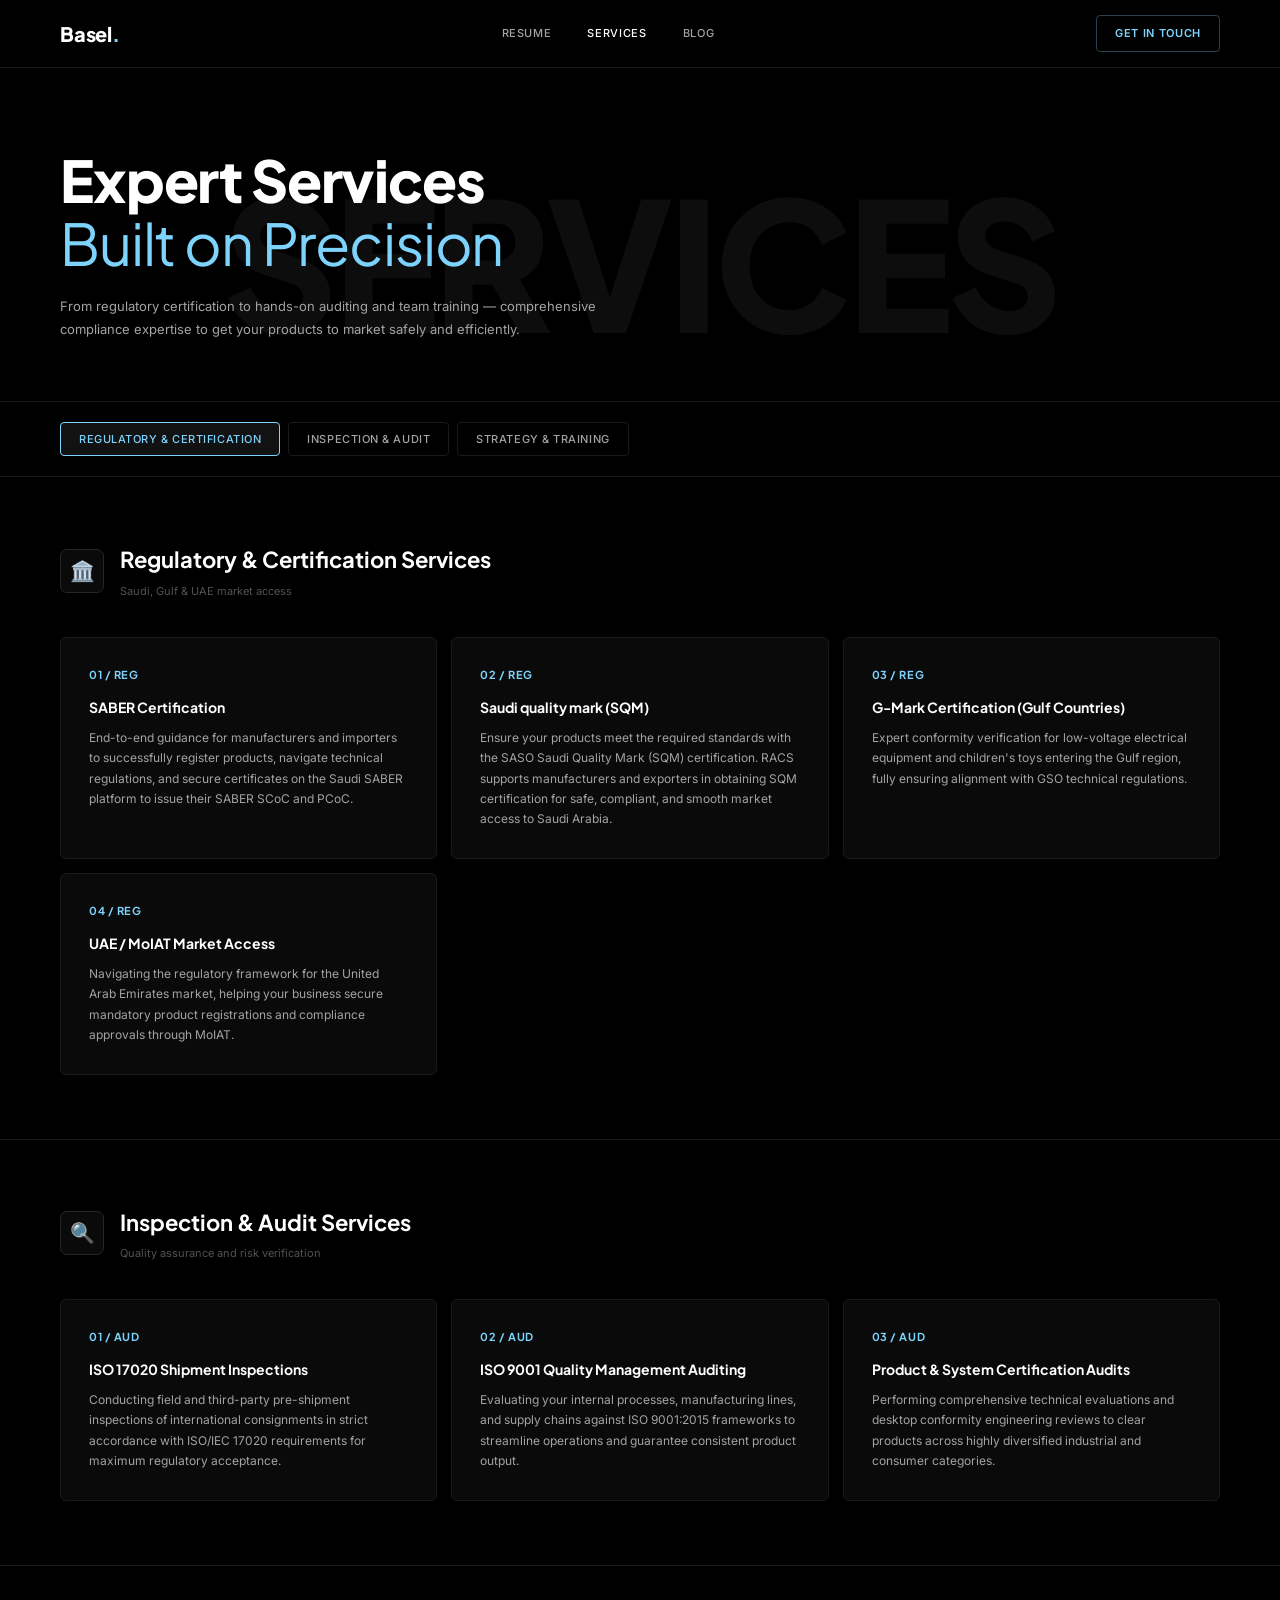
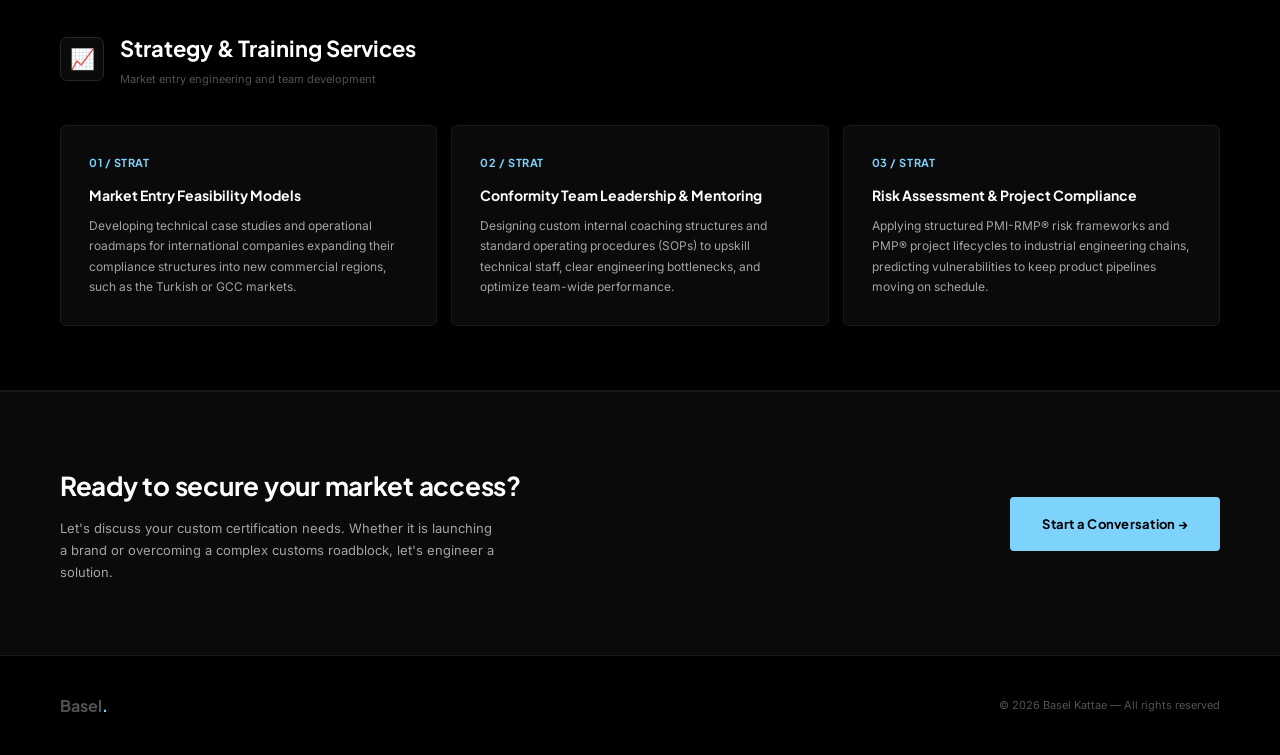
<file: services.html>
<!DOCTYPE html>
<html lang="en">
<head>
<meta charset="UTF-8">
<meta name="viewport" content="width=device-width, initial-scale=1.0">
<title>Services — Basel Kattae</title>
<link rel="preconnect" href="https://fonts.googleapis.com">
<link rel="preconnect" href="https://fonts.gstatic.com" crossorigin>
<link href="https://fonts.googleapis.com/css2?family=Inter:wght@300;400;500;600&family=Plus+Jakarta+Sans:wght@500;600;700;800&display=swap" rel="stylesheet">
<link rel="stylesheet" href="style.css">

  <!-- Cloudflare Web Analytics -->
  <script defer src='https://static.cloudflareinsights.com/beacon.min.js'
  data-cf-beacon='{"token": "c8a193c544f24c5ebd92c3504b246642"}'></script>
  <!-- End Cloudflare Web Analytics -->
  
</head>
<body>

<!-- ── NAV ── -->
<nav>
  <a class="nav-logo" href="Resume.html">Basel<span>.</span></a>
  <div class="nav-links">
    <a class="nav-btn" href="Resume.html">Resume</a>
    <a class="nav-btn active" href="services.html">Services</a>
    <a class="nav-btn" href="blog.html">Blog</a>
  </div>
  <a class="nav-cta" href="mailto:basel.mech@gmail.com">Get in Touch</a>
</nav>

<!-- ── HERO ── -->
<div class="watermark-container">
  <div class="page-watermark">Services</div>

  <div class="services-hero scroll-reveal">
    <h1>Expert Services<br><span>Built on Precision</span></h1>
    <p>From regulatory certification to hands-on auditing and team training — comprehensive compliance expertise to get your products to market safely and efficiently.</p>
  </div>
</div>

<!-- ── CATEGORY NAV ── -->
<div class="category-nav scroll-reveal">
  <button class="cat-btn active" onclick="scrollToSection('regulatory')">Regulatory &amp; Certification</button>
  <button class="cat-btn" onclick="scrollToSection('inspection')">Inspection &amp; Audit</button>
  <button class="cat-btn" onclick="scrollToSection('strategy')">Strategy &amp; Training</button>
</div>

<!-- ── REGULATORY & CERTIFICATION ── -->
<div id="regulatory" class="services-section scroll-reveal">
  <div class="services-section-title">
    <div class="cat-icon">🏛️</div>
    <div>
      <div class="cat-title-text">Regulatory &amp; Certification Services</div>
      <div class="cat-sub">Saudi, Gulf &amp; UAE market access</div>
    </div>
  </div>
  <div class="services-grid">
    <div class="service-card scroll-reveal">
      <div class="service-card-num">01 / REG</div>
      <div class="service-card-name">SABER Certification </div>
      <p class="service-card-desc">End-to-end guidance for manufacturers and importers to successfully register products, navigate technical regulations, and secure certificates on the Saudi SABER platform to issue their SABER SCoC and PCoC.</p>
    </div>
    <div class="service-card scroll-reveal delay-1">
      <div class="service-card-num">02 / REG</div>
      <div class="service-card-name">Saudi quality mark (SQM)</div>
      <p class="service-card-desc">Ensure your products meet the required standards with the SASO Saudi Quality Mark (SQM) certification. 
        RACS supports manufacturers and exporters in obtaining SQM certification for safe, compliant, and smooth market access to Saudi Arabia.</p>
    </div>
    <div class="service-card scroll-reveal delay-2">
      <div class="service-card-num">03 / REG</div>
      <div class="service-card-name">G-Mark Certification (Gulf Countries)</div>
      <p class="service-card-desc">Expert conformity verification for low-voltage electrical equipment and children's toys entering the Gulf region, fully ensuring alignment with GSO technical regulations.</p>
    </div>
    <div class="service-card scroll-reveal">
      <div class="service-card-num">04 / REG</div>
      <div class="service-card-name">UAE / MoIAT Market Access</div>
      <p class="service-card-desc">Navigating the regulatory framework for the United Arab Emirates market, helping your business secure mandatory product registrations and compliance approvals through MoIAT.</p>
    </div>
  </div>
</div>

<!-- ── INSPECTION & AUDIT ── -->
<div id="inspection" class="services-section scroll-reveal">
  <div class="services-section-title">
    <div class="cat-icon">🔍</div>
    <div>
      <div class="cat-title-text">Inspection &amp; Audit Services</div>
      <div class="cat-sub">Quality assurance and risk verification</div>
    </div>
  </div>
  <div class="services-grid">
    <div class="service-card scroll-reveal">
      <div class="service-card-num">01 / AUD</div>
      <div class="service-card-name">ISO 17020 Shipment Inspections</div>
      <p class="service-card-desc">Conducting field and third-party pre-shipment inspections of international consignments in strict accordance with ISO/IEC 17020 requirements for maximum regulatory acceptance.</p>
    </div>
    <div class="service-card scroll-reveal delay-1">
      <div class="service-card-num">02 / AUD</div>
      <div class="service-card-name">ISO 9001 Quality Management Auditing</div>
      <p class="service-card-desc">Evaluating your internal processes, manufacturing lines, and supply chains against ISO 9001:2015 frameworks to streamline operations and guarantee consistent product output.</p>
    </div>
    <div class="service-card scroll-reveal delay-2">
      <div class="service-card-num">03 / AUD</div>
      <div class="service-card-name">Product &amp; System Certification Audits</div>
      <p class="service-card-desc">Performing comprehensive technical evaluations and desktop conformity engineering reviews to clear products across highly diversified industrial and consumer categories.</p>
    </div>
  </div>
</div>

<!-- ── STRATEGY & TRAINING ── -->
<div id="strategy" class="services-section scroll-reveal">
  <div class="services-section-title">
    <div class="cat-icon">📈</div>
    <div>
      <div class="cat-title-text">Strategy &amp; Training Services</div>
      <div class="cat-sub">Market entry engineering and team development</div>
    </div>
  </div>
  <div class="services-grid">
    <div class="service-card scroll-reveal">
      <div class="service-card-num">01 / STRAT</div>
      <div class="service-card-name">Market Entry Feasibility Models</div>
      <p class="service-card-desc">Developing technical case studies and operational roadmaps for international companies expanding their compliance structures into new commercial regions, such as the Turkish or GCC markets.</p>
    </div>
    <div class="service-card scroll-reveal delay-1">
      <div class="service-card-num">02 / STRAT</div>
      <div class="service-card-name">Conformity Team Leadership &amp; Mentoring</div>
      <p class="service-card-desc">Designing custom internal coaching structures and standard operating procedures (SOPs) to upskill technical staff, clear engineering bottlenecks, and optimize team-wide performance.</p>
    </div>
    <div class="service-card scroll-reveal delay-2">
      <div class="service-card-num">03 / STRAT</div>
      <div class="service-card-name">Risk Assessment &amp; Project Compliance</div>
      <p class="service-card-desc">Applying structured PMI-RMP® risk frameworks and PMP® project lifecycles to industrial engineering chains, predicting vulnerabilities to keep product pipelines moving on schedule.</p>
    </div>
  </div>
</div>

<!-- ── CTA STRIP ── -->
<div class="services-cta-strip scroll-reveal">
  <div>
    <div class="services-cta-heading">Ready to secure your market access?</div>
    <div class="services-cta-text">Let's discuss your custom certification needs. Whether it is launching a brand or overcoming a complex customs roadblock, let's engineer a solution.</div>
  </div>
  <a href="mailto:basel.mech@gmail.com?subject=Service Inquiry" class="services-cta-btn">Start a Conversation →</a>
</div>

<!-- ── FOOTER ── -->
<footer>
  <div class="footer-name">Basel<span>.</span></div>
  <div class="footer-copy">© 2026 Basel Kattae — All rights reserved</div>
</footer>

<script>
  // Smooth scroll to section with nav offset
  function scrollToSection(id) {
    const el = document.getElementById(id);
    if (!el) return;
    const top = el.getBoundingClientRect().top + window.pageYOffset - 80;
    window.scrollTo({ top, behavior: 'smooth' });
  }

  // Active category nav highlight on scroll
  const sections = ['regulatory', 'inspection', 'strategy'];
  const catBtns = document.querySelectorAll('.cat-btn');

  const sectionObserver = new IntersectionObserver((entries) => {
    entries.forEach(entry => {
      if (entry.isIntersecting) {
        catBtns.forEach(btn => btn.classList.remove('active'));
        const idx = sections.indexOf(entry.target.id);
        if (idx !== -1) catBtns[idx].classList.add('active');
      }
    });
  }, { threshold: 0.3 });

  sections.forEach(id => {
    const el = document.getElementById(id);
    if (el) sectionObserver.observe(el);
  });

  // Scroll reveal
  const revealObserver = new IntersectionObserver((entries) => {
    entries.forEach(e => { if (e.isIntersecting) e.target.classList.add('visible'); });
  }, { threshold: 0.05, rootMargin: '0px 0px -40px 0px' });
  document.querySelectorAll('.scroll-reveal').forEach(el => revealObserver.observe(el));
</script>

</body>
</html>
</file>
<file: style.css>
/* ═══════════════════════════════════════════
   BASEL KATTAE — PERSONAL WEBSITE STYLESHEET
   Cleaned & Optimized | May 2026
═══════════════════════════════════════════ */

*, *::before, *::after {
  box-sizing: border-box;
  margin: 0;
  padding: 0;
}

:root {
  --bg:        #000000;
  --bg2:       #0a0a0a;
  --bg3:       #121212;
  --border:    #1a1a1a;
  --border2:   #262626;
  --text:      #ffffff;
  --text-mid:  #a3a3a3;
  --text-muted:#525252;
  --accent:    #7dd3fc;
  --accent2:   #0284c7;
  --gold:      #b8883a;
  --font-display: 'Plus Jakarta Sans', sans-serif;
  --font-body:    'Inter', sans-serif;
  --nav-h:     68px;
  --page-pad:  clamp(20px, 5vw, 60px);
}

html { scroll-behavior: smooth; }

body {
  background: var(--bg);
  color: var(--text);
  font-family: var(--font-body);
  font-size: 14px;
  line-height: 1.7;
  overflow-x: hidden;
  -webkit-font-smoothing: antialiased;
}

::selection { background: var(--accent); color: #000; }

::-webkit-scrollbar { width: 5px; }
::-webkit-scrollbar-track { background: var(--bg); }
::-webkit-scrollbar-thumb { background: var(--border2); border-radius: 3px; }
::-webkit-scrollbar-thumb:hover { background: var(--accent); }


/* ── ANIMATIONS ─────────────────────────── */

.scroll-reveal {
  opacity: 0;
  transform: translateY(24px);
  transition: opacity 0.7s cubic-bezier(0.25, 1, 0.5, 1),
              transform 0.7s cubic-bezier(0.25, 1, 0.5, 1);
}
.scroll-reveal.visible { opacity: 1; transform: translateY(0); }
.delay-1 { transition-delay: 0.1s; }
.delay-2 { transition-delay: 0.2s; }
.delay-3 { transition-delay: 0.3s; }


/* ── WATERMARK ───────────────────────────── */

.watermark-container { position: relative; width: 100%; }

.page-watermark {
  position: absolute;
  top: 40px;
  left: 50%;
  transform: translateX(-50%);
  font-family: var(--font-display);
  font-weight: 800;
  font-size: clamp(72px, 14vw, 180px);
  color: rgba(255,255,255,0.05);
  text-transform: uppercase;
  letter-spacing: -0.03em;
  pointer-events: none;
  user-select: none;
  z-index: 0;
  white-space: nowrap;
}


/* ── NAVIGATION ──────────────────────────── */

nav {
  position: fixed; top: 0; left: 0; right: 0;
  z-index: 100;
  height: var(--nav-h);
  display: flex; align-items: center; justify-content: space-between;
  padding: 0 var(--page-pad);
  background: rgba(0,0,0,0.88);
  backdrop-filter: blur(16px);
  -webkit-backdrop-filter: blur(16px);
  border-bottom: 1px solid var(--border);
}

.nav-logo {
  font-family: var(--font-display);
  font-weight: 800;
  font-size: 20px;
  color: var(--text);
  text-decoration: none;
  letter-spacing: -0.01em;
}
.nav-logo span { color: var(--accent); }

.nav-links { display: flex; gap: 4px; }

.nav-btn {
  font-family: var(--font-body);
  font-size: 11px;
  font-weight: 500;
  letter-spacing: 0.06em;
  text-transform: uppercase;
  color: var(--text-mid);
  padding: 7px 16px;
  border-radius: 4px;
  border: none;
  background: none;
  cursor: pointer;
  text-decoration: none;
  display: inline-block;
  transition: color 0.2s, background 0.2s;
}
.nav-btn:hover { color: var(--text); background: rgba(255,255,255,0.05); }
.nav-btn.active { color: var(--text); }

.nav-cta {
  font-family: var(--font-body);
  font-size: 11px;
  font-weight: 600;
  letter-spacing: 0.06em;
  text-transform: uppercase;
  color: var(--accent);
  border: 1px solid rgba(125,211,252,0.3);
  padding: 8px 18px;
  border-radius: 4px;
  text-decoration: none;
  transition: background 0.2s, color 0.2s;
  white-space: nowrap;
}
.nav-cta:hover { background: var(--accent); color: #000; }


/* ── MARQUEE ─────────────────────────────── */

.marquee-wrap {
  overflow: hidden;
  border-top: 1px solid var(--border);
  border-bottom: 1px solid var(--border);
  padding: 10px 0;
  background: var(--bg2);
}

.marquee-track {
  display: flex;
  gap: 48px;
  animation: marquee 28s linear infinite;
  width: max-content;
}

.marquee-track span {
  font-size: 11px;
  font-weight: 600;
  letter-spacing: 0.1em;
  text-transform: uppercase;
  color: var(--text-muted);
  white-space: nowrap;
}
.marquee-track span::before {
  content: '·';
  margin-right: 48px;
  color: var(--accent);
}

@keyframes marquee {
  from { transform: translateX(0); }
  to   { transform: translateX(-50%); }
}


/* ── HERO ────────────────────────────────── */

.hero {
  display: grid;
  grid-template-columns: 1fr 360px;
  min-height: calc(100vh - var(--nav-h));
  margin-top: var(--nav-h);
  border-bottom: 1px solid var(--border);
}

.hero-left {
  padding: 72px var(--page-pad) 60px;
  border-right: 1px solid var(--border);
  display: flex; flex-direction: column; justify-content: center;
  position: relative; z-index: 1;
}

.hero-tag {
  font-size: 10px;
  font-weight: 600;
  letter-spacing: 0.15em;
  text-transform: uppercase;
  color: var(--accent);
  margin-bottom: 20px;
}

.hero-name {
  font-family: var(--font-display);
  font-weight: 800;
  font-size: clamp(44px, 6vw, 80px);
  letter-spacing: -0.03em;
  line-height: 1;
  color: var(--text);
  margin-bottom: 12px;
}
.hero-name em { font-style: normal; color: var(--accent); }

.hero-title {
  font-size: 12px;
  font-weight: 500;
  letter-spacing: 0.04em;
  color: var(--text-muted);
  text-transform: uppercase;
  margin-bottom: 24px;
}

.hero-summary {
  font-size: 13px;
  color: var(--text-mid);
  max-width: 520px;
  line-height: 1.8;
  margin-bottom: 36px;
}

.hero-stats {
  display: grid;
  grid-template-columns: repeat(3, auto);
  gap: 0;
  width: fit-content;
}

.stat {
  padding: 16px 24px;
  border: 1px solid var(--border);
  text-align: center;
}
.stat + .stat { border-left: none; }
.stat-num {
  font-family: var(--font-display);
  font-weight: 800;
  font-size: 28px;
  color: var(--accent);
  letter-spacing: -0.02em;
  line-height: 1;
}
.stat-label {
  font-size: 10px;
  font-weight: 500;
  letter-spacing: 0.08em;
  text-transform: uppercase;
  color: var(--text-muted);
  margin-top: 4px;
}

.hero-right {
  background: var(--bg2);
  padding: 60px 32px 40px;
  display: flex; flex-direction: column; align-items: center; justify-content: center;
  gap: 32px;
  position: relative; z-index: 1;
}

.photo-frame {
  width: 160px; height: 160px;
  border-radius: 50%;
  border: 2px solid var(--border2);
  overflow: hidden;
  flex-shrink: 0;
  background: var(--bg3);
}
.photo-frame img {
  width: 100%; height: 100%;
  object-fit: cover; display: block;
}

/* Contact info grid */
.contact-grid {
  width: 100%;
  display: grid;
  grid-template-columns: 1fr;
  gap: 0;
  border: 1px solid var(--border);
  border-radius: 6px;
  overflow: hidden;
}
.contact-item {
  padding: 12px 16px;
  border-bottom: 1px solid var(--border);
  display: flex; flex-direction: column; gap: 2px;
}
.contact-item:last-child { border-bottom: none; }
.contact-item.email-box { background: rgba(125,211,252,0.03); }
.contact-label {
  font-size: 10px;
  font-weight: 600;
  letter-spacing: 0.08em;
  text-transform: uppercase;
  color: var(--text-muted);
}
.contact-val {
  font-size: 12px;
  color: var(--text-mid);
  word-break: break-all;
}


/* ── SECTIONS ────────────────────────────── */

.section {
  padding: 72px var(--page-pad);
  border-bottom: 1px solid var(--border);
  position: relative; z-index: 1;
}

.section-header {
  display: flex; align-items: center; gap: 16px;
  margin-bottom: 36px;
}
.section-num {
  font-family: var(--font-display);
  font-size: 12px;
  font-weight: 800;
  color: var(--accent);
  letter-spacing: 0.05em;
}
.section-title {
  font-family: var(--font-display);
  font-weight: 700;
  font-size: 22px;
  color: var(--text);
  letter-spacing: -0.01em;
}
.section-line {
  flex: 1;
  height: 1px;
  background: var(--border);
}


/* ── SKILLS GRID ─────────────────────────── */

.skills-grid {
  display: grid;
  grid-template-columns: repeat(4, 1fr);
  gap: 8px;
}
.skill-item {
  padding: 12px 16px;
  border: 1px solid var(--border);
  border-radius: 4px;
  font-size: 12px;
  font-weight: 500;
  color: var(--text-mid);
  background: var(--bg2);
  transition: color 0.2s, background 0.2s;
  cursor: default;
}
.skill-item:hover { background: var(--bg3); color: var(--text); }


/* ── TIMELINE ────────────────────────────── */

.timeline { display: flex; flex-direction: column; gap: 0; }

.timeline-item {
  display: grid;
  grid-template-columns: 200px 1px 1fr;
  gap: 0 40px;
  padding-bottom: 48px;
}
.timeline-item:last-child { padding-bottom: 0; }

.timeline-date {
  padding-top: 2px;
  text-align: right;
}
.timeline-company {
  font-family: var(--font-display);
  font-weight: 700;
  font-size: 14px;
  color: var(--text);
  margin-bottom: 4px;
  line-height: 1.4;
}
.timeline-date-range {
  font-size: 11px;
  font-weight: 600;
  color: var(--gold);
  letter-spacing: 0.03em;
  margin-bottom: 3px;
}
.timeline-location {
  font-size: 11px;
  color: var(--text-muted);
}

.timeline-divider {
  background: var(--border);
  position: relative;
  width: 1px;
}
.timeline-dot {
  position: absolute;
  top: 6px; left: 50%;
  transform: translateX(-50%);
  width: 8px; height: 8px;
  background: var(--accent);
  border-radius: 50%;
  border: 2px solid var(--bg);
}
.timeline-item:not(:last-child) .timeline-divider::after {
  content: '';
  position: absolute;
  bottom: -48px; left: 50%;
  transform: translateX(-50%);
  width: 1px; height: 48px;
  background: var(--border);
}

.timeline-content { padding-top: 0; }
.timeline-role {
  font-family: var(--font-display);
  font-weight: 600;
  font-size: 15px;
  color: var(--text);
  margin-bottom: 14px;
}
.timeline-bullets {
  list-style: none;
  display: flex; flex-direction: column; gap: 8px;
}
.timeline-bullets li {
  font-size: 12px;
  color: var(--text-mid);
  line-height: 1.7;
  padding-left: 16px;
  position: relative;
}
.timeline-bullets li::before {
  content: '—';
  position: absolute; left: 0;
  color: var(--border2);
}


/* ── CERT GRID ───────────────────────────── */

.cert-grid {
  display: grid;
  grid-template-columns: repeat(2, 1fr);
  gap: 12px;
}
.cert-card {
  display: flex; align-items: flex-start; gap: 16px;
  padding: 20px;
  background: var(--bg2);
  border: 1px solid var(--border);
  border-radius: 6px;
  transition: border-color 0.2s, background 0.2s;
}
.cert-card:hover { background: var(--bg3); border-color: var(--border2); }
.cert-icon {
  width: 40px; height: 40px; flex-shrink: 0;
  background: var(--bg3);
  border: 1px solid var(--border2);
  border-radius: 5px;
  display: flex; align-items: center; justify-content: center;
  font-size: 11px; font-weight: 700;
  color: var(--accent);
  font-family: var(--font-display);
}
.cert-name { font-size: 13px; font-weight: 600; color: var(--text); line-height: 1.4; }
.cert-body { font-size: 11px; color: var(--text-muted); margin-top: 3px; }


/* ── TWO COLUMN ──────────────────────────── */

.two-col {
  display: grid;
  grid-template-columns: 1fr 1fr;
  gap: 56px;
}
.education-box {
  background: var(--bg2);
  border: 1px solid var(--border);
  padding: 24px;
  border-radius: 6px;
  margin-bottom: 24px;
}
.education-tag {
  font-size: 10px; font-weight: 600; letter-spacing: 0.1em;
  text-transform: uppercase; color: var(--accent); margin-bottom: 8px;
}
.education-degree {
  font-family: var(--font-display); font-weight: 700; font-size: 16px;
  color: var(--text); margin-bottom: 4px;
}
.education-school { font-size: 12px; color: var(--text-mid); }
.education-class { font-size: 11px; color: var(--text-muted); margin-top: 4px; }

.lang-heading {
  font-size: 10px; font-weight: 600; letter-spacing: 0.1em;
  text-transform: uppercase; color: var(--text-muted); margin-bottom: 14px;
}
.lang-item {
  display: flex; align-items: center; justify-content: space-between;
  padding: 12px 0; border-bottom: 1px solid var(--border);
}
.lang-name { font-size: 13px; font-weight: 500; color: var(--text); }
.lang-level {
  font-size: 11px; font-weight: 600; letter-spacing: 0.05em;
  text-transform: uppercase; color: var(--accent);
}
.skills-heading {
  font-size: 10px; font-weight: 600; letter-spacing: 0.1em;
  text-transform: uppercase; color: var(--text-muted); margin-bottom: 20px;
}


/* ── TRAINING ────────────────────────────── */

.training-grid {
  display: grid;
  grid-template-columns: repeat(2, 1fr);
  gap: 10px;
}
.training-item {
  display: flex; gap: 14px; align-items: flex-start;
  padding: 14px 18px;
  background: var(--bg2);
  border-left: 3px solid var(--border2);
  border-radius: 0 5px 5px 0;
  transition: border-color 0.2s, background 0.2s;
}
.training-item:hover { border-color: var(--accent); background: var(--bg3); }
.training-code {
  font-size: 10px; font-weight: 700; color: var(--accent);
  letter-spacing: 0.05em; white-space: nowrap; padding-top: 1px;
}
.training-name { font-size: 12px; color: var(--text-mid); line-height: 1.6; }


/* ── PROJECT CARDS ───────────────────────── */

.project-card {
  padding: 24px; border: 1px solid var(--border);
  background: var(--bg2); border-radius: 6px;
  transition: border-color 0.2s, background 0.2s;
}
.project-card:hover { background: var(--bg3); border-color: var(--border2); }
.project-name {
  font-family: var(--font-display); font-weight: 700;
  font-size: 15px; color: var(--text); margin-bottom: 10px;
}
.project-desc { font-size: 12px; color: var(--text-mid); line-height: 1.7; }

.project-card[data-images] { cursor: pointer; }
.project-card[data-images]:hover { border-color: var(--gold); }
.project-click-hint {
  display: block; font-size: 11px; color: var(--gold);
  margin-top: 12px; font-weight: 600; letter-spacing: 0.05em;
  text-transform: uppercase;
}


/* ── SERVICES PAGE ───────────────────────── */

.services-hero {
  padding: 80px var(--page-pad) 60px;
  border-bottom: 1px solid var(--border);
  position: relative; overflow: hidden; z-index: 1;
  margin-top: var(--nav-h);
}
.services-hero h1 {
  font-family: var(--font-display); font-weight: 800;
  font-size: clamp(36px, 4.5vw, 64px);
  letter-spacing: -0.02em; color: var(--text);
  line-height: 1.1; margin-bottom: 20px;
}
.services-hero h1 span { color: var(--accent); font-weight: 400; }
.services-hero p { font-size: 13px; color: var(--text-mid); max-width: 540px; line-height: 1.8; }

.category-nav {
  display: flex; gap: 8px;
  padding: 20px var(--page-pad);
  border-bottom: 1px solid var(--border);
  overflow-x: auto;
  -webkit-overflow-scrolling: touch;
  scrollbar-width: none;
  position: relative; z-index: 1;
}
.category-nav::-webkit-scrollbar { display: none; }

.cat-btn {
  background: none; border: 1px solid var(--border);
  color: var(--text-mid); font-family: var(--font-body);
  font-size: 11px; font-weight: 500; letter-spacing: 0.05em;
  text-transform: uppercase; padding: 9px 18px;
  border-radius: 4px; cursor: pointer;
  white-space: nowrap; transition: all 0.2s;
  flex-shrink: 0;
}
.cat-btn:hover, .cat-btn.active {
  background: var(--bg3); border-color: var(--accent); color: var(--accent);
}

.services-section {
  padding: 64px var(--page-pad);
  border-bottom: 1px solid var(--border);
  position: relative; z-index: 1;
}
.services-section-title {
  display: flex; align-items: center; gap: 16px;
  margin-bottom: 36px;
}
.cat-icon {
  width: 44px; height: 44px; flex-shrink: 0;
  background: var(--bg2); border: 1px solid var(--border2);
  border-radius: 7px; display: flex; align-items: center;
  justify-content: center; font-size: 20px;
}
.cat-title-text {
  font-family: var(--font-display); font-weight: 700;
  font-size: 22px; color: var(--text);
}
.cat-sub { font-size: 11px; color: var(--text-muted); margin-top: 3px; }

.services-grid {
  display: grid;
  grid-template-columns: repeat(3, 1fr);
  gap: 14px;
}
.service-card {
  background: var(--bg2); padding: 28px;
  border-radius: 6px; border: 1px solid var(--border);
  transition: background 0.2s, border-color 0.2s;
}
.service-card:hover { background: var(--bg3); border-color: var(--border2); }
.service-card-num {
  font-family: var(--font-display); font-size: 11px;
  color: var(--accent); letter-spacing: 0.05em;
  margin-bottom: 14px; font-weight: 700;
}
.service-card-name {
  font-family: var(--font-display); font-weight: 700;
  font-size: 14px; color: var(--text);
  margin-bottom: 10px; line-height: 1.4;
}
.service-card-desc { font-size: 12px; color: var(--text-mid); line-height: 1.7; }

.services-cta-strip {
  padding: 72px var(--page-pad);
  background: var(--bg2); border-top: 1px solid var(--border);
  display: flex; align-items: center;
  justify-content: space-between; gap: 36px;
  flex-wrap: wrap; position: relative; z-index: 1;
}
.services-cta-heading {
  font-family: var(--font-display); font-weight: 700;
  font-size: 26px; letter-spacing: -0.01em;
  color: var(--text); margin-bottom: 8px;
}
.services-cta-text { font-size: 13px; color: var(--text-mid); max-width: 440px; line-height: 1.7; }
.services-cta-btn {
  background: var(--accent); border: none; border-radius: 4px;
  cursor: pointer; font-family: var(--font-display);
  font-weight: 700; font-size: 13px; letter-spacing: 0.02em;
  color: #000; padding: 16px 32px;
  transition: background 0.2s; text-decoration: none;
  display: inline-block; white-space: nowrap;
}
.services-cta-btn:hover { background: #bae6fd; }


/* ── BLOG PAGE ───────────────────────────── */

.blog-hero {
  padding: 80px var(--page-pad) 60px;
  border-bottom: 1px solid var(--border);
  position: relative; overflow: hidden; z-index: 1;
  margin-top: var(--nav-h);
}
.blog-hero h1 {
  font-family: var(--font-display); font-weight: 800;
  font-size: clamp(36px, 4.5vw, 64px);
  letter-spacing: -0.02em; color: var(--text);
  line-height: 1.1; margin-bottom: 16px;
}
.blog-hero h1 em { font-style: normal; color: var(--accent); }
.blog-hero p { font-size: 13px; color: var(--text-mid); max-width: 520px; line-height: 1.8; }

.blog-grid {
  display: grid;
  grid-template-columns: repeat(3, 1fr);
  gap: 20px;
  max-width: 1200px;
  margin: 0 auto;
  padding: 56px var(--page-pad);
  position: relative; z-index: 1;
}

.blog-newsletter {
  padding: 72px var(--page-pad);
  background: var(--bg2); border-top: 1px solid var(--border);
  display: grid; grid-template-columns: 1fr 1fr;
  gap: 56px; align-items: center;
  position: relative; z-index: 1;
}
.newsletter-title {
  font-family: var(--font-display); font-weight: 700;
  font-size: 26px; letter-spacing: -0.01em;
  color: var(--text); margin-bottom: 10px;
}
.newsletter-sub { font-size: 13px; color: var(--text-mid); line-height: 1.7; }
.newsletter-heading-mini {
  font-size: 10px; font-weight: 600; letter-spacing: 0.1em;
  text-transform: uppercase; color: var(--text-muted); margin-bottom: 14px;
}
.newsletter-form { display: flex; }
.newsletter-input {
  flex: 1; background: var(--bg3);
  border: 1px solid var(--border2); border-right: none;
  border-radius: 4px 0 0 4px; color: var(--text);
  font-family: var(--font-body); font-size: 13px;
  padding: 13px 16px; outline: none;
}
.newsletter-input::placeholder { color: var(--text-muted); }
.newsletter-submit {
  background: var(--border2); border: none; cursor: pointer;
  border-radius: 0 4px 4px 0; font-family: var(--font-body);
  font-size: 11px; font-weight: 600; letter-spacing: 0.06em;
  text-transform: uppercase; color: var(--text);
  padding: 13px 22px; transition: background 0.2s, color 0.2s;
  white-space: nowrap;
}
.newsletter-submit:hover { background: var(--accent); color: #000; }
.newsletter-success-msg {
  font-size: 12px; font-weight: 500;
  color: var(--accent); margin-top: 10px; display: none;
}


/* ── FOOTER ──────────────────────────────── */

footer {
  padding: 36px var(--page-pad);
  border-top: 1px solid var(--border);
  display: flex; align-items: center;
  justify-content: space-between; gap: 16px;
  background: #000; position: relative; z-index: 1;
  flex-wrap: wrap;
}
.footer-name {
  font-family: var(--font-display); font-weight: 700;
  font-size: 16px; color: var(--text-muted);
}
.footer-name span { color: var(--accent); }
.footer-copy { font-size: 11px; color: var(--text-muted); }
.footer-links { display: flex; gap: 20px; }
.footer-link {
  font-size: 11px; font-weight: 500; letter-spacing: 0.04em;
  text-transform: uppercase; color: var(--text-muted); text-decoration: none;
  transition: color 0.2s;
}
.footer-link:hover { color: var(--accent); }


/* ── MODAL (shared) ──────────────────────── */

.modal-overlay {
  display: none; position: fixed; inset: 0;
  background: rgba(5,5,5,0.88);
  backdrop-filter: blur(10px);
  -webkit-backdrop-filter: blur(10px);
  z-index: 1000;
  justify-content: center; align-items: center;
  padding: 20px;
}
.modal-overlay.active { display: flex; }

.modal-box {
  background: #141414;
  border: 1px solid var(--border2);
  border-radius: 10px;
  width: 100%; max-width: 860px;
  max-height: 88vh; overflow-y: auto;
  padding: 32px;
  position: relative;
  animation: modalIn 0.25s ease forwards;
}

@keyframes modalIn {
  from { opacity: 0; transform: translateY(16px) scale(0.98); }
  to   { opacity: 1; transform: translateY(0) scale(1); }
}

.modal-close-btn {
  position: absolute; top: 16px; right: 20px;
  background: none; border: none;
  color: var(--text-muted); font-size: 26px;
  cursor: pointer; line-height: 1;
  transition: color 0.2s;
}
.modal-close-btn:hover { color: var(--text); }

/* Blog modal specifics */
.blog-modal-tag {
  font-size: 11px; color: var(--gold); text-transform: uppercase;
  letter-spacing: 1.5px; font-weight: 600; margin-bottom: 10px;
  display: inline-block;
}
.blog-modal-title {
  font-family: var(--font-display); font-size: 26px;
  color: var(--text); font-weight: 700;
  line-height: 1.3; margin-bottom: 20px;
}
.blog-modal-body { color: #ccc; font-size: 15px; line-height: 1.75; }
.blog-modal-body p { margin-bottom: 14px; }
.blog-modal-body ul { margin: 14px 0 18px 20px; }
.blog-modal-body li { margin-bottom: 9px; }
.blog-modal-body a { color: var(--gold); text-decoration: none; font-weight: 500; }
.blog-modal-body a:hover { text-decoration: underline; }

/* Project modal specifics */
.project-modal-title {
  font-family: var(--font-display); font-size: 18px;
  color: var(--text); font-weight: 700; margin-bottom: 20px;
}
.modal-images {
  display: grid; grid-template-columns: 1fr 1fr; gap: 14px;
}
.modal-img {
  width: 100%; height: auto; max-height: 420px;
  object-fit: cover; border-radius: 5px;
  border: 1px solid var(--border2);
  display: block;
}

/* Blog card read-more button */
.read-more-btn {
  margin-top: 14px; color: var(--gold); font-size: 13px;
  font-weight: 600; background: none; border: none;
  padding: 0; cursor: pointer; text-align: left;
  display: inline-flex; align-items: center; gap: 5px;
  transition: gap 0.2s;
}
.read-more-btn:hover { gap: 8px; }

.blog-card-clickable {
  cursor: pointer;
  transition: transform 0.2s, border-color 0.2s;
}
.blog-card-clickable:hover { border-color: rgba(184,136,58,0.4) !important; }


/* ══════════════════════════════════════════
   RESPONSIVE — TABLET (max 900px)
══════════════════════════════════════════ */

@media (max-width: 900px) {
  :root { --page-pad: 24px; }

  .hero {
    grid-template-columns: 1fr;
    min-height: unset;
  }
  .hero-left {
    border-right: none;
    border-bottom: 1px solid var(--border);
    padding: 52px var(--page-pad) 48px;
  }
  .hero-right {
    padding: 40px var(--page-pad);
    flex-direction: row; flex-wrap: wrap;
    align-items: flex-start; gap: 28px;
  }
  .photo-frame { width: 120px; height: 120px; }

  .skills-grid { grid-template-columns: repeat(3, 1fr); }
  .two-col { grid-template-columns: 1fr; gap: 40px; }
  .cert-grid { grid-template-columns: 1fr; }
  .training-grid { grid-template-columns: 1fr; }

  /* Timeline: collapse to vertical on tablet */
  .timeline-item {
    grid-template-columns: 1fr;
    padding-bottom: 36px;
    gap: 0;
  }
  .timeline-divider { display: none; }
  .timeline-date {
    text-align: left;
    margin-bottom: 8px;
  }
  .timeline-content { padding-left: 0; }

  .services-grid { grid-template-columns: repeat(2, 1fr); }
  .blog-grid { grid-template-columns: 1fr 1fr; }
  .blog-newsletter { grid-template-columns: 1fr; gap: 36px; }

  .modal-images { grid-template-columns: 1fr; }
}


/* ══════════════════════════════════════════
   RESPONSIVE — MOBILE (max 600px)
══════════════════════════════════════════ */

@media (max-width: 600px) {
  :root { --page-pad: 18px; }

  /* Nav */
  .nav-cta { display: none; }

  /* Marquee: keep visible but smaller */
  .marquee-track span { font-size: 10px; }

  /* Hero: stack vertically, photo centered at top */
  .hero { display: flex; flex-direction: column; }
  .hero-left { order: 2; padding: 36px var(--page-pad) 40px; }
  .hero-right {
    order: 1;
    flex-direction: column; align-items: center;
    padding: 40px var(--page-pad) 28px;
    gap: 24px;
  }
  .photo-frame {
    width: 130px; height: 130px;
    border-radius: 50%;
  }
  /* Contact grid: horizontal rows on mobile */
  .contact-grid { border-radius: 6px; }
  .contact-item { flex-direction: row; align-items: center; gap: 10px; }
  .contact-label { min-width: 66px; margin-bottom: 0; }
  .contact-val { font-size: 12px; }

  .hero-name { font-size: 40px; }
  .hero-stats { grid-template-columns: repeat(3, 1fr); width: 100%; }

  .skills-grid { grid-template-columns: repeat(2, 1fr); }
  .cert-grid { grid-template-columns: 1fr; }

  /* Timeline on mobile: fully flat */
  .timeline-company { font-size: 15px; }
  .timeline-role { font-size: 14px; }

  .services-grid { grid-template-columns: 1fr; }

  .blog-grid { grid-template-columns: 1fr; padding: 36px var(--page-pad); }

  .services-cta-strip {
    flex-direction: column; gap: 24px;
    text-align: center; padding: 48px var(--page-pad);
  }
  .services-cta-btn { width: 100%; text-align: center; }

  .blog-newsletter {
    padding: 48px var(--page-pad);
    text-align: center;
  }
  .newsletter-form { flex-direction: column; gap: 10px; }
  .newsletter-input { border-right: 1px solid var(--border2); border-radius: 4px; }
  .newsletter-submit { border-radius: 4px; }

  footer {
    flex-direction: column; text-align: center;
    gap: 12px; padding: 28px var(--page-pad);
  }

  .modal-box { padding: 24px 18px; }
  .blog-modal-title { font-size: 20px; }
  .modal-images { grid-template-columns: 1fr; }

  .category-nav { padding: 16px var(--page-pad); }
}
</file>
